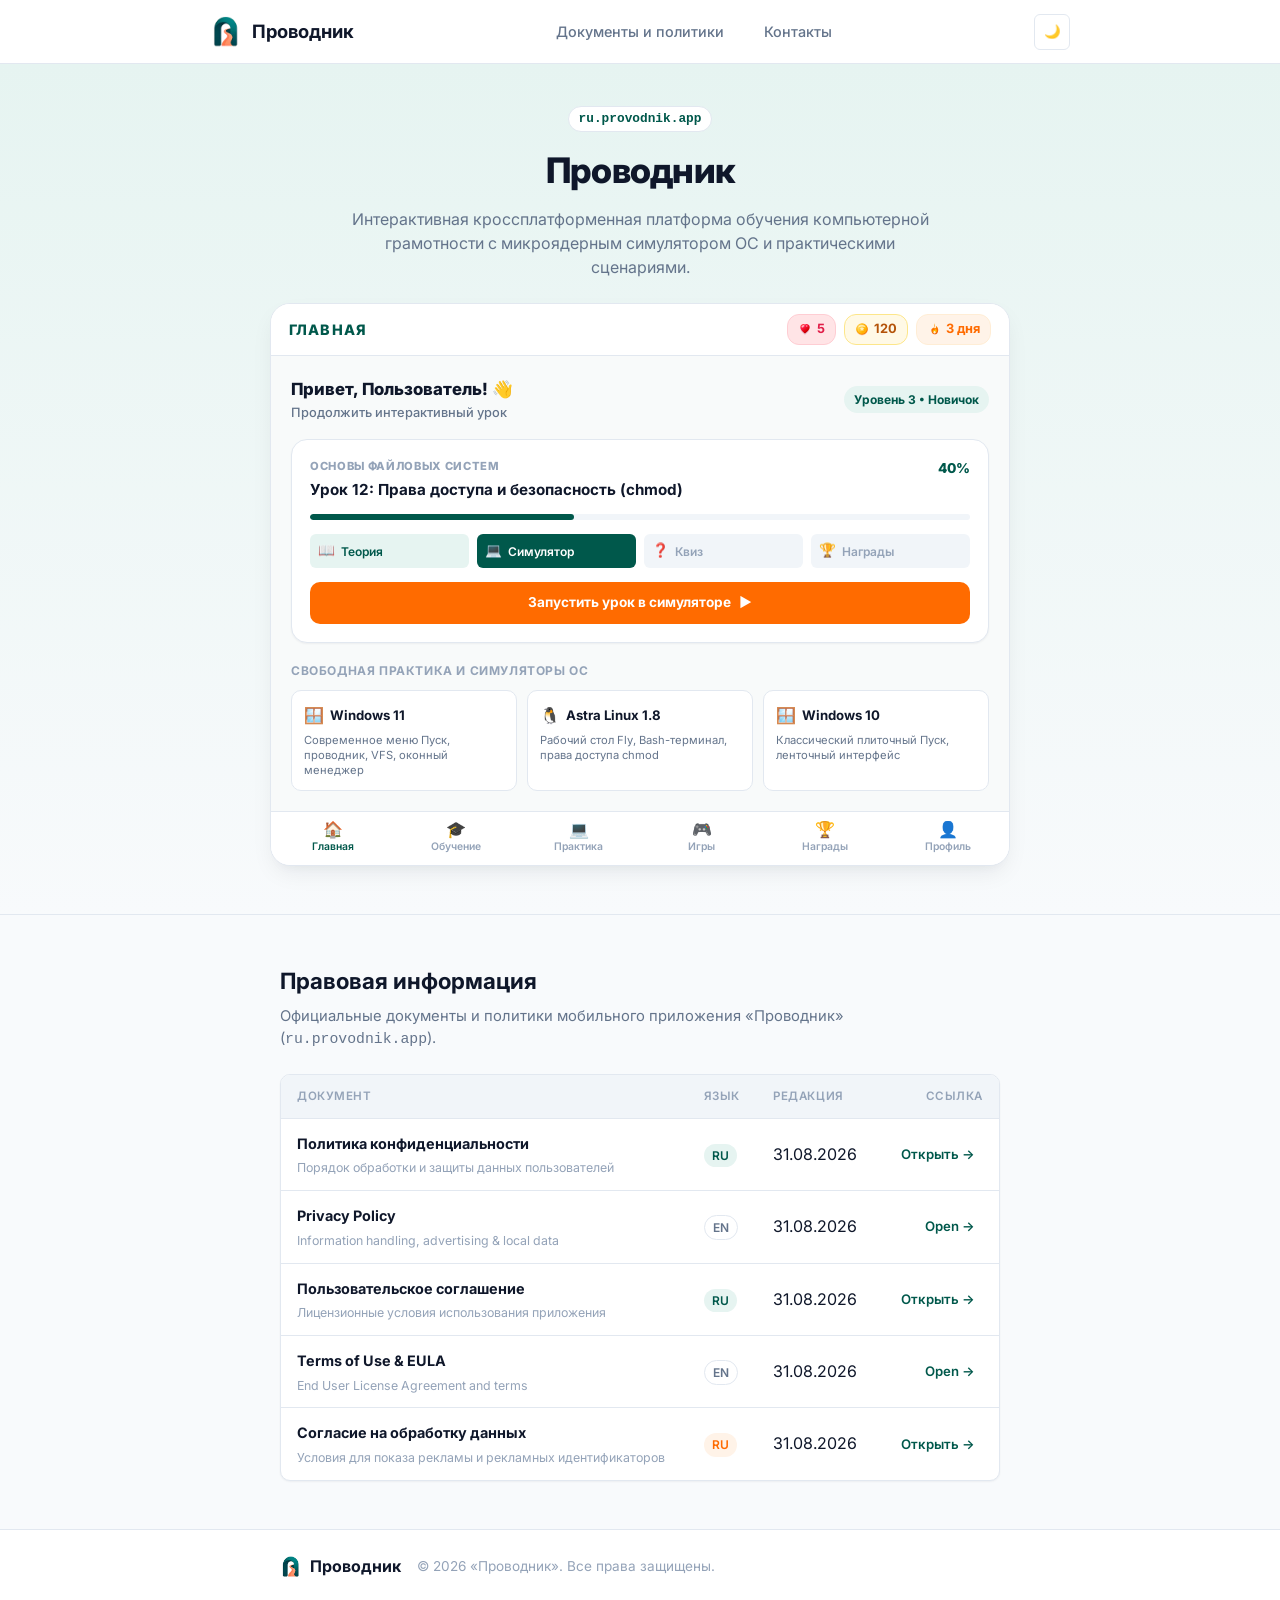
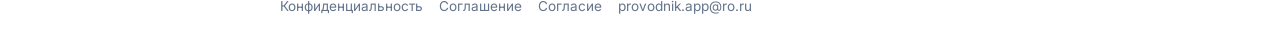
<file: index.html>
<!DOCTYPE html>
<html lang="ru">
<head>
  <meta charset="UTF-8">
  <meta name="viewport" content="width=device-width, initial-scale=1.0">
  <title>Проводник — Обучающая платформа компьютерной грамотности</title>
  <meta name="description" content="Интерактивная образовательная платформа по компьютерной грамотности с симулятором Windows 10, Windows 11 и Astra Linux 1.8.">
  <link rel="icon" type="image/webp" href="./assets/logo.webp">
  <link rel="preconnect" href="https://fonts.googleapis.com">
  <link rel="preconnect" href="https://fonts.gstatic.com" crossorigin>
  <link href="https://fonts.googleapis.com/css2?family=Inter:wght@400;500;600;700;800&family=JetBrains+Mono:wght@400;600&display=swap" rel="stylesheet">
  <link rel="stylesheet" href="./style.css">
</head>
<body>

  <!-- Шапка сайта -->
  <header class="site-header">
    <div class="header-container">
      <a href="./index.html" class="brand-link">
        <img src="./assets/logo.webp" alt="Логотип Проводник" class="brand-logo">
        <span>Проводник</span>
      </a>

      <nav>
        <ul class="nav-menu">
          <li><a href="#docs" class="nav-link">Документы и политики</a></li>
          <li><a href="mailto:provodnik.app@ro.ru" class="nav-link">Контакты</a></li>
        </ul>
      </nav>

      <div class="header-actions">
        <button id="theme-toggle" class="btn-icon" aria-label="Переключить тему" title="Переключить тему">🌙</button>
      </div>
    </div>
  </header>

  <!-- Главное содержимое -->
  <main class="main-content">

    <!-- Hero Секция с точной имитацией Flutter-интерфейса приложения «Проводник» -->
    <section class="hero-section">
      <div class="container hero-compact">
        
        <div class="hero-center-content">
          <div class="hero-badge-tag">ru.provodnik.app</div>
          <h1 class="hero-title">Проводник</h1>
          <p class="hero-subtitle">
            Интерактивная кроссплатформенная платформа обучения компьютерной грамотности с микроядерным симулятором ОС и практическими сценариями.
          </p>
        </div>

        <!-- Точная имитация интерфейса приложения «Проводник» (Flutter App Shell) -->
        <div class="app-ui-frame">
          
          <!-- Верхняя панель ресурсов (TopBar) -->
          <div class="app-ui-topbar">
            <div class="app-ui-title">ГЛАВНАЯ</div>
            
            <div class="app-ui-resources">
              <!-- Жизни / Энергия -->
              <div class="app-pill app-pill-heart">
                <img src="./assets/icons/ic_heart_energy.svg" alt="Жизни" class="app-pill-icon">
                <span>5</span>
              </div>
              <!-- Монеты -->
              <div class="app-pill app-pill-coin">
                <img src="./assets/icons/ic_coin_gold.svg" alt="Монеты" class="app-pill-icon">
                <span>120</span>
              </div>
              <!-- Стрик (Серия) -->
              <div class="app-pill app-pill-streak">
                <img src="./assets/icons/ic_flame_streak.svg" alt="Стрик" class="app-pill-icon">
                <span>3 дня</span>
              </div>
            </div>
          </div>

          <!-- Тело экрана приложения -->
          <div class="app-ui-body">
            
            <!-- Приветствие пользователя -->
            <div class="app-ui-greeting">
              <div>
                <div class="app-greeting-name">Привет, Пользователь! 👋</div>
                <div class="app-greeting-sub">Продолжить интерактивный урок</div>
              </div>
              <span class="app-badge-level">Уровень 3 • Новичок</span>
            </div>

            <!-- Главная карточка активного курса (Lesson Flow) -->
            <div class="app-course-card">
              <div class="app-course-header">
                <div>
                  <div class="app-course-tag">ОСНОВЫ ФАЙЛОВЫХ СИСТЕМ</div>
                  <div class="app-course-lesson-title">Урок 12: Права доступа и безопасность (chmod)</div>
                </div>
                <span class="app-course-percent">40%</span>
              </div>

              <!-- Прогресс-бар курса -->
              <div class="app-progress-track">
                <div class="app-progress-fill" style="width: 40%;"></div>
              </div>

              <!-- 4-этапный цикл урока -->
              <div class="app-lesson-steps">
                <div class="app-step-item done">
                  <span class="app-step-icon">📖</span>
                  <span>Теория</span>
                </div>
                <div class="app-step-item active">
                  <span class="app-step-icon">💻</span>
                  <span>Симулятор</span>
                </div>
                <div class="app-step-item">
                  <span class="app-step-icon">❓</span>
                  <span>Квиз</span>
                </div>
                <div class="app-step-item">
                  <span class="app-step-icon">🏆</span>
                  <span>Награды</span>
                </div>
              </div>

              <!-- Кнопка запуска -->
              <div class="app-course-action">
                <div class="app-btn-continue">
                  <span>Запустить урок в симуляторе</span>
                  <span>▶</span>
                </div>
              </div>
            </div>

            <!-- Блок песочниц симулятора ОС -->
            <div class="app-sandboxes-section">
              <div class="app-section-label">Свободная практика и симуляторы ОС</div>
              <div class="app-os-grid">
                <div class="app-os-card">
                  <div class="app-os-header">
                    <span class="app-os-logo">🪟</span>
                    <span class="app-os-name">Windows 11</span>
                  </div>
                  <div class="app-os-desc">Современное меню Пуск, проводник, VFS, оконный менеджер</div>
                </div>

                <div class="app-os-card">
                  <div class="app-os-header">
                    <span class="app-os-logo">🐧</span>
                    <span class="app-os-name">Astra Linux 1.8</span>
                  </div>
                  <div class="app-os-desc">Рабочий стол Fly, Bash-терминал, права доступа chmod</div>
                </div>

                <div class="app-os-card">
                  <div class="app-os-header">
                    <span class="app-os-logo">🪟</span>
                    <span class="app-os-name">Windows 10</span>
                  </div>
                  <div class="app-os-desc">Классический плиточный Пуск, ленточный интерфейс</div>
                </div>
              </div>
            </div>

          </div>

          <!-- Нижняя навигационная панель (BottomNavigationBar) -->
          <div class="app-ui-bottomnav">
            <div class="app-nav-tab active">
              <span class="app-nav-icon">🏠</span>
              <span>Главная</span>
            </div>
            <div class="app-nav-tab">
              <span class="app-nav-icon">🎓</span>
              <span>Обучение</span>
            </div>
            <div class="app-nav-tab">
              <span class="app-nav-icon">💻</span>
              <span>Практика</span>
            </div>
            <div class="app-nav-tab">
              <span class="app-nav-icon">🎮</span>
              <span>Игры</span>
            </div>
            <div class="app-nav-tab">
              <span class="app-nav-icon">🏆</span>
              <span>Награды</span>
            </div>
            <div class="app-nav-tab">
              <span class="app-nav-icon">👤</span>
              <span>Профиль</span>
            </div>
          </div>

        </div>

      </div>
    </section>

    <!-- Правовые документы -->
    <section id="docs" class="section">
      <div class="container container-narrow">
        <div class="section-header">
          <h2 class="section-title">Правовая информация</h2>
          <p class="section-desc">
            Официальные документы и политики мобильного приложения «Проводник» (<code>ru.provodnik.app</code>).
          </p>
        </div>

        <div class="docs-table-wrap">
          <table class="docs-table">
            <thead>
              <tr>
                <th>Документ</th>
                <th>Язык</th>
                <th>Редакция</th>
                <th style="text-align: right;">Ссылка</th>
              </tr>
            </thead>
            <tbody>
              <tr>
                <td>
                  <strong>Политика конфиденциальности</strong>
                  <div class="doc-subtext">Порядок обработки и защиты данных пользователей</div>
                </td>
                <td><span class="badge badge-primary">RU</span></td>
                <td>31.08.2026</td>
                <td style="text-align: right;">
                  <a href="./privacy.html" class="doc-link-btn">Открыть →</a>
                </td>
              </tr>
              <tr>
                <td>
                  <strong>Privacy Policy</strong>
                  <div class="doc-subtext">Information handling, advertising & local data</div>
                </td>
                <td><span class="badge badge-outline">EN</span></td>
                <td>31.08.2026</td>
                <td style="text-align: right;">
                  <a href="./privacy-en.html" class="doc-link-btn">Open →</a>
                </td>
              </tr>
              <tr>
                <td>
                  <strong>Пользовательское соглашение</strong>
                  <div class="doc-subtext">Лицензионные условия использования приложения</div>
                </td>
                <td><span class="badge badge-primary">RU</span></td>
                <td>31.08.2026</td>
                <td style="text-align: right;">
                  <a href="./terms.html" class="doc-link-btn">Открыть →</a>
                </td>
              </tr>
              <tr>
                <td>
                  <strong>Terms of Use & EULA</strong>
                  <div class="doc-subtext">End User License Agreement and terms</div>
                </td>
                <td><span class="badge badge-outline">EN</span></td>
                <td>31.08.2026</td>
                <td style="text-align: right;">
                  <a href="./terms-en.html" class="doc-link-btn">Open →</a>
                </td>
              </tr>
              <tr>
                <td>
                  <strong>Согласие на обработку данных</strong>
                  <div class="doc-subtext">Условия для показа рекламы и рекламных идентификаторов</div>
                </td>
                <td><span class="badge badge-accent">RU</span></td>
                <td>31.08.2026</td>
                <td style="text-align: right;">
                  <a href="./consent.html" class="doc-link-btn">Открыть →</a>
                </td>
              </tr>
            </tbody>
          </table>
        </div>
      </div>
    </section>

  </main>

  <!-- Подвал сайта -->
  <footer class="site-footer">
    <div class="container container-narrow">
      <div class="footer-simple">
        <div class="footer-simple-left">
          <div class="footer-brand">
            <img src="./assets/logo.webp" alt="Логотип" class="footer-logo">
            <span>Проводник</span>
          </div>
          <p class="footer-copy">© 2026 «Проводник». Все права защищены.</p>
        </div>

        <div class="footer-simple-links">
          <a href="./privacy.html">Конфиденциальность</a>
          <a href="./terms.html">Соглашение</a>
          <a href="./consent.html">Согласие</a>
          <a href="mailto:provodnik.app@ro.ru">provodnik.app@ro.ru</a>
        </div>
      </div>
    </div>
  </footer>

  <script src="./script.js"></script>
</body>
</html>
</file>
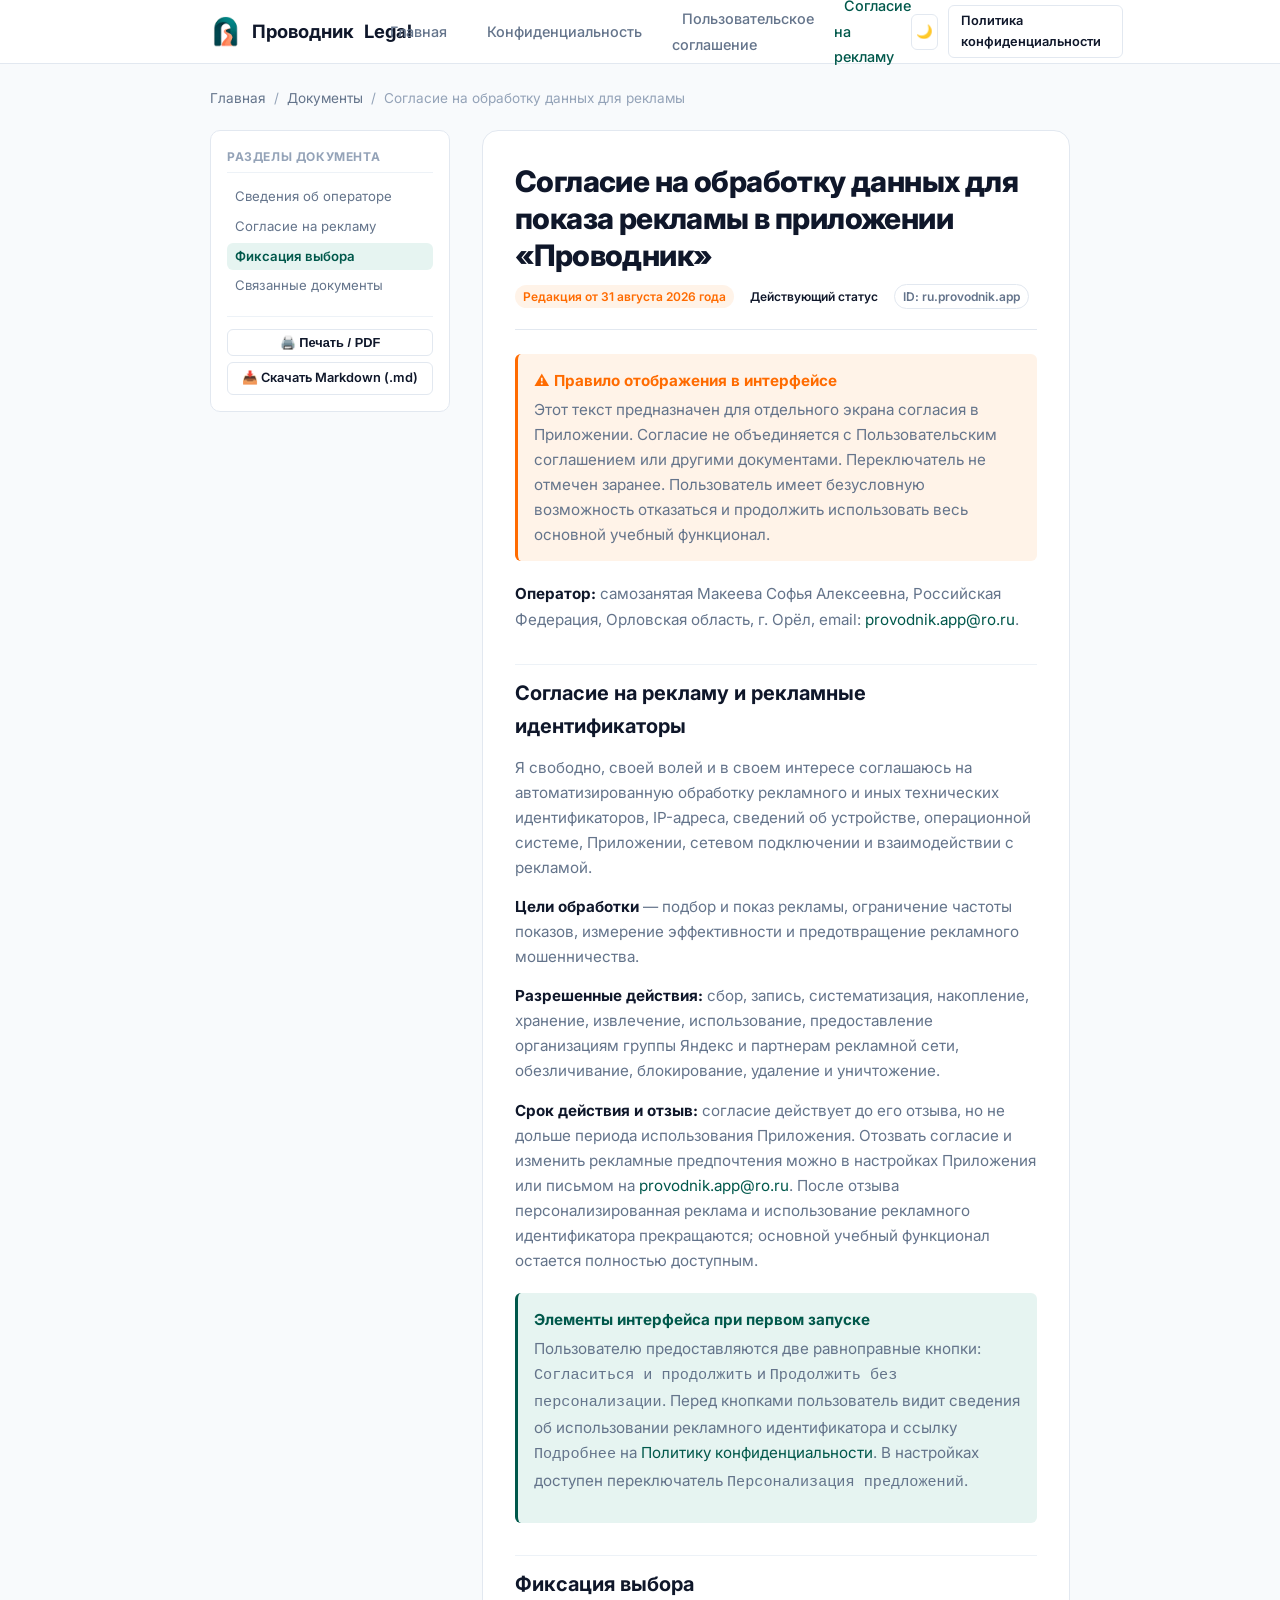
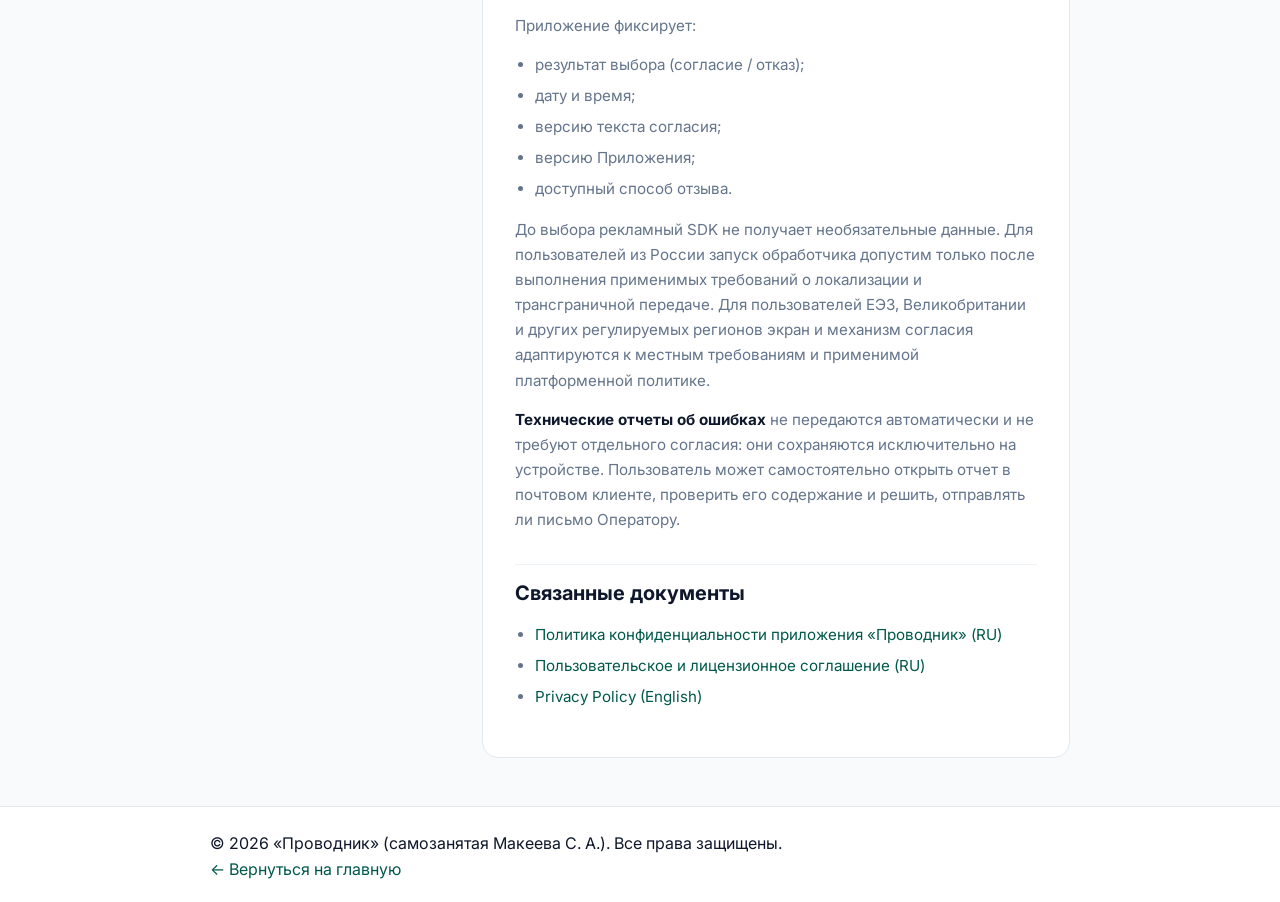
<file: consent.html>
<!DOCTYPE html>
<html lang="ru">
<head>
  <meta charset="UTF-8">
  <meta name="viewport" content="width=device-width, initial-scale=1.0">
  <title>Согласие на обработку данных для рекламы — Проводник (ru.provodnik.app)</title>
  <meta name="description" content="Согласие на обработку данных для показа рекламы в мобильном приложении «Проводник» (ru.provodnik.app). Редакция от 31 августа 2026 года.">
  <link rel="icon" type="image/webp" href="./assets/logo.webp">
  <link rel="preconnect" href="https://fonts.googleapis.com">
  <link rel="preconnect" href="https://fonts.gstatic.com" crossorigin>
  <link href="https://fonts.googleapis.com/css2?family=Inter:wght@400;500;600;700;800&family=JetBrains+Mono:wght@400;600&display=swap" rel="stylesheet">
  <link rel="stylesheet" href="./style.css">
</head>
<body>

  <!-- Шапка сайта -->
  <header class="site-header">
    <div class="header-container">
      <a href="./index.html" class="brand-link">
        <img src="./assets/logo.webp" alt="Логотип Проводник" class="brand-logo">
        <span>Проводник</span>
        <span class="brand-badge">Legal</span>
      </a>

      <nav>
        <ul class="nav-menu">
          <li><a href="./index.html" class="nav-link">Главная</a></li>
          <li><a href="./privacy.html" class="nav-link">Конфиденциальность</a></li>
          <li><a href="./terms.html" class="nav-link">Пользовательское соглашение</a></li>
          <li><a href="./consent.html" class="nav-link active">Согласие на рекламу</a></li>
        </ul>
      </nav>

      <div class="header-actions">
        <button id="theme-toggle" class="btn-icon" aria-label="Переключить тему" title="Переключить тему">🌙</button>
        <a href="./privacy.html" class="btn btn-secondary btn-sm">Политика конфиденциальности</a>
      </div>
    </div>
  </header>

  <!-- Тело страницы документа -->
  <main class="main-content doc-page">
    <div class="container">
      
      <!-- Хлебные крошки -->
      <div class="doc-breadcrumbs">
        <a href="./index.html">Главная</a>
        <span>/</span>
        <a href="./index.html#legal">Документы</a>
        <span>/</span>
        <span>Согласие на обработку данных для рекламы</span>
      </div>

      <div class="doc-layout">
        
        <!-- Сайдбар оглавления -->
        <aside class="doc-sidebar">
          <div class="toc-title">Разделы документа</div>
          <nav>
            <ul class="toc-nav">
              <li><a href="#sec-intro" class="toc-link">Сведения об операторе</a></li>
              <li><a href="#sec-consent" class="toc-link">Согласие на рекламу</a></li>
              <li><a href="#sec-logging" class="toc-link">Фиксация выбора</a></li>
              <li><a href="#sec-privacy-link" class="toc-link">Связанные документы</a></li>
            </ul>
          </nav>

          <div class="sidebar-actions">
            <button id="print-doc-btn" class="btn btn-secondary btn-sm" style="width: 100%;">
              <span>🖨️ Печать / PDF</span>
            </button>
            <a href="./docs/legal/PERSONAL_DATA_CONSENT_RU.md" download class="btn btn-secondary btn-sm" style="width: 100%; text-align: center;">
              <span>📥 Скачать Markdown (.md)</span>
            </a>
          </div>
        </aside>

        <!-- Текст документа -->
        <article class="doc-content-wrap">
          
          <div class="doc-header">
            <h1 class="doc-title">Согласие на обработку данных для показа рекламы в приложении «Проводник»</h1>
            
            <div class="doc-meta-banner">
              <span class="badge badge-accent">Редакция от 31 августа 2026 года</span>
              <span class="badge badge-success">Действующий статус</span>
              <span class="badge badge-outline">ID: ru.provodnik.app</span>
            </div>
          </div>

          <div class="doc-body">
            
            <div class="callout callout-warning">
              <div class="callout-title">⚠️ Правило отображения в интерфейсе</div>
              <p style="margin-bottom: 0;">
                Этот текст предназначен для отдельного экрана согласия в Приложении. Согласие не объединяется с Пользовательским соглашением или другими документами. Переключатель не отмечен заранее. Пользователь имеет безусловную возможность отказаться и продолжить использовать весь основной учебный функционал.
              </p>
            </div>

            <section id="sec-intro">
              <p>
                <strong>Оператор:</strong> самозанятая Макеева Софья Алексеевна, Российская Федерация, Орловская область, г. Орёл, email: <a href="mailto:provodnik.app@ro.ru">provodnik.app@ro.ru</a>.
              </p>
            </section>

            <section id="sec-consent">
              <h2>Согласие на рекламу и рекламные идентификаторы</h2>
              
              <p>
                Я свободно, своей волей и в своем интересе соглашаюсь на автоматизированную обработку рекламного и иных технических идентификаторов, IP-адреса, сведений об устройстве, операционной системе, Приложении, сетевом подключении и взаимодействии с рекламой.
              </p>

              <p>
                <strong>Цели обработки</strong> — подбор и показ рекламы, ограничение частоты показов, измерение эффективности и предотвращение рекламного мошенничества.
              </p>

              <p>
                <strong>Разрешенные действия:</strong> сбор, запись, систематизация, накопление, хранение, извлечение, использование, предоставление организациям группы Яндекс и партнерам рекламной сети, обезличивание, блокирование, удаление и уничтожение.
              </p>

              <p>
                <strong>Срок действия и отзыв:</strong> согласие действует до его отзыва, но не дольше периода использования Приложения. Отозвать согласие и изменить рекламные предпочтения можно в настройках Приложения или письмом на <a href="mailto:provodnik.app@ro.ru">provodnik.app@ro.ru</a>. После отзыва персонализированная реклама и использование рекламного идентификатора прекращаются; основной учебный функционал остается полностью доступным.
              </p>

              <div class="callout">
                <div class="callout-title">Элементы интерфейса при первом запуске</div>
                <p>
                  Пользователю предоставляются две равноправные кнопки: <code>Согласиться и продолжить</code> и <code>Продолжить без персонализации</code>. Перед кнопками пользователь видит сведения об использовании рекламного идентификатора и ссылку <code>Подробнее</code> на <a href="./privacy.html">Политику конфиденциальности</a>. В настройках доступен переключатель <code>Персонализация предложений</code>.
                </p>
              </div>
            </section>

            <section id="sec-logging">
              <h2>Фиксация выбора</h2>
              <p>Приложение фиксирует:</p>
              <ul>
                <li>результат выбора (согласие / отказ);</li>
                <li>дату и время;</li>
                <li>версию текста согласия;</li>
                <li>версию Приложения;</li>
                <li>доступный способ отзыва.</li>
              </ul>
              <p>
                До выбора рекламный SDK не получает необязательные данные. Для пользователей из России запуск обработчика допустим только после выполнения применимых требований о локализации и трансграничной передаче. Для пользователей ЕЭЗ, Великобритании и других регулируемых регионов экран и механизм согласия адаптируются к местным требованиям и применимой платформенной политике.
              </p>
              <p>
                <strong>Технические отчеты об ошибках</strong> не передаются автоматически и не требуют отдельного согласия: они сохраняются исключительно на устройстве. Пользователь может самостоятельно открыть отчет в почтовом клиенте, проверить его содержание и решить, отправлять ли письмо Оператору.
              </p>
            </section>

            <section id="sec-privacy-link">
              <h2>Связанные документы</h2>
              <ul>
                <li><a href="./privacy.html">Политика конфиденциальности приложения «Проводник» (RU)</a></li>
                <li><a href="./terms.html">Пользовательское и лицензионное соглашение (RU)</a></li>
                <li><a href="./privacy-en.html">Privacy Policy (English)</a></li>
              </ul>
            </section>

          </div>
        </article>

      </div>
    </div>
  </main>

  <!-- Подвал сайта -->
  <footer class="site-footer">
    <div class="container">
      <div class="footer-bottom" style="border: none; padding-top: 0;">
        <div>
          © 2026 «Проводник» (самозанятая Макеева С. А.). Все права защищены.
        </div>
        <div>
          <a href="./index.html">← Вернуться на главную</a>
        </div>
      </div>
    </div>
  </footer>

  <script src="./script.js"></script>
</body>
</html>
</file>
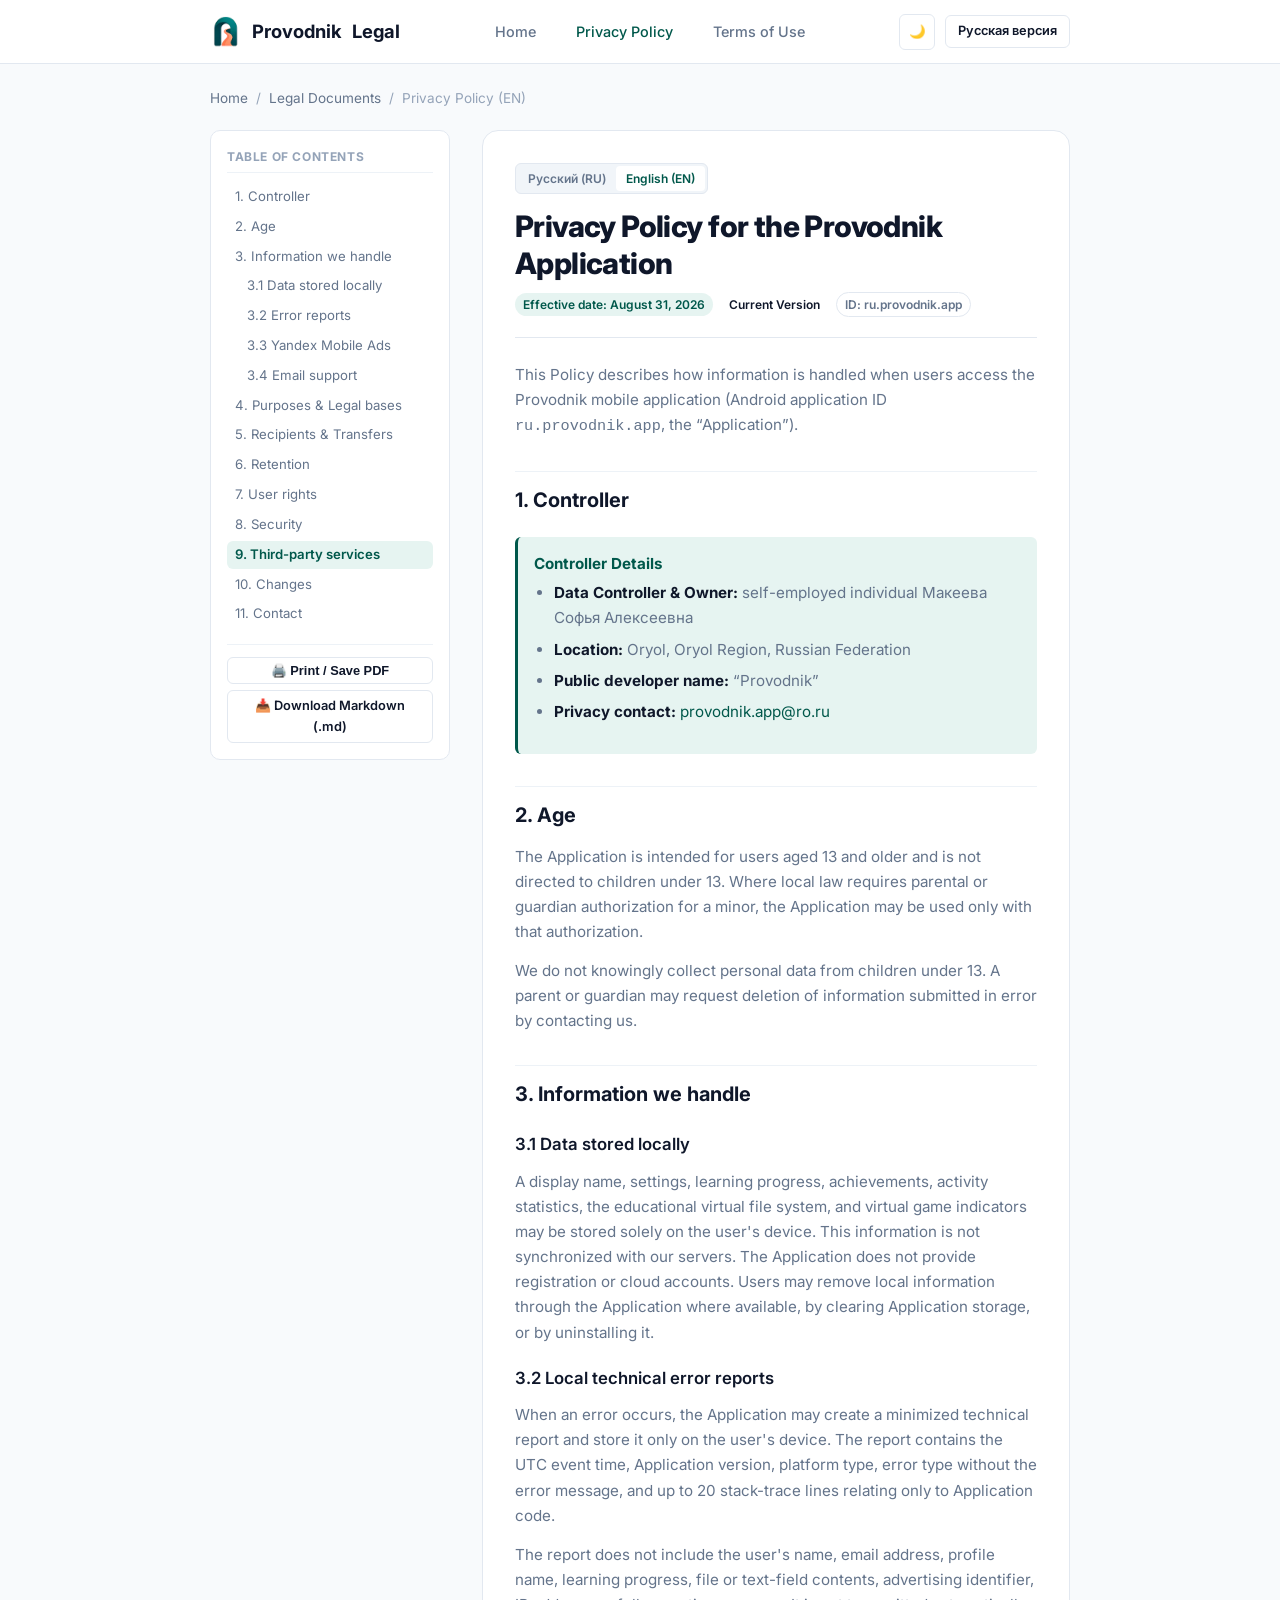
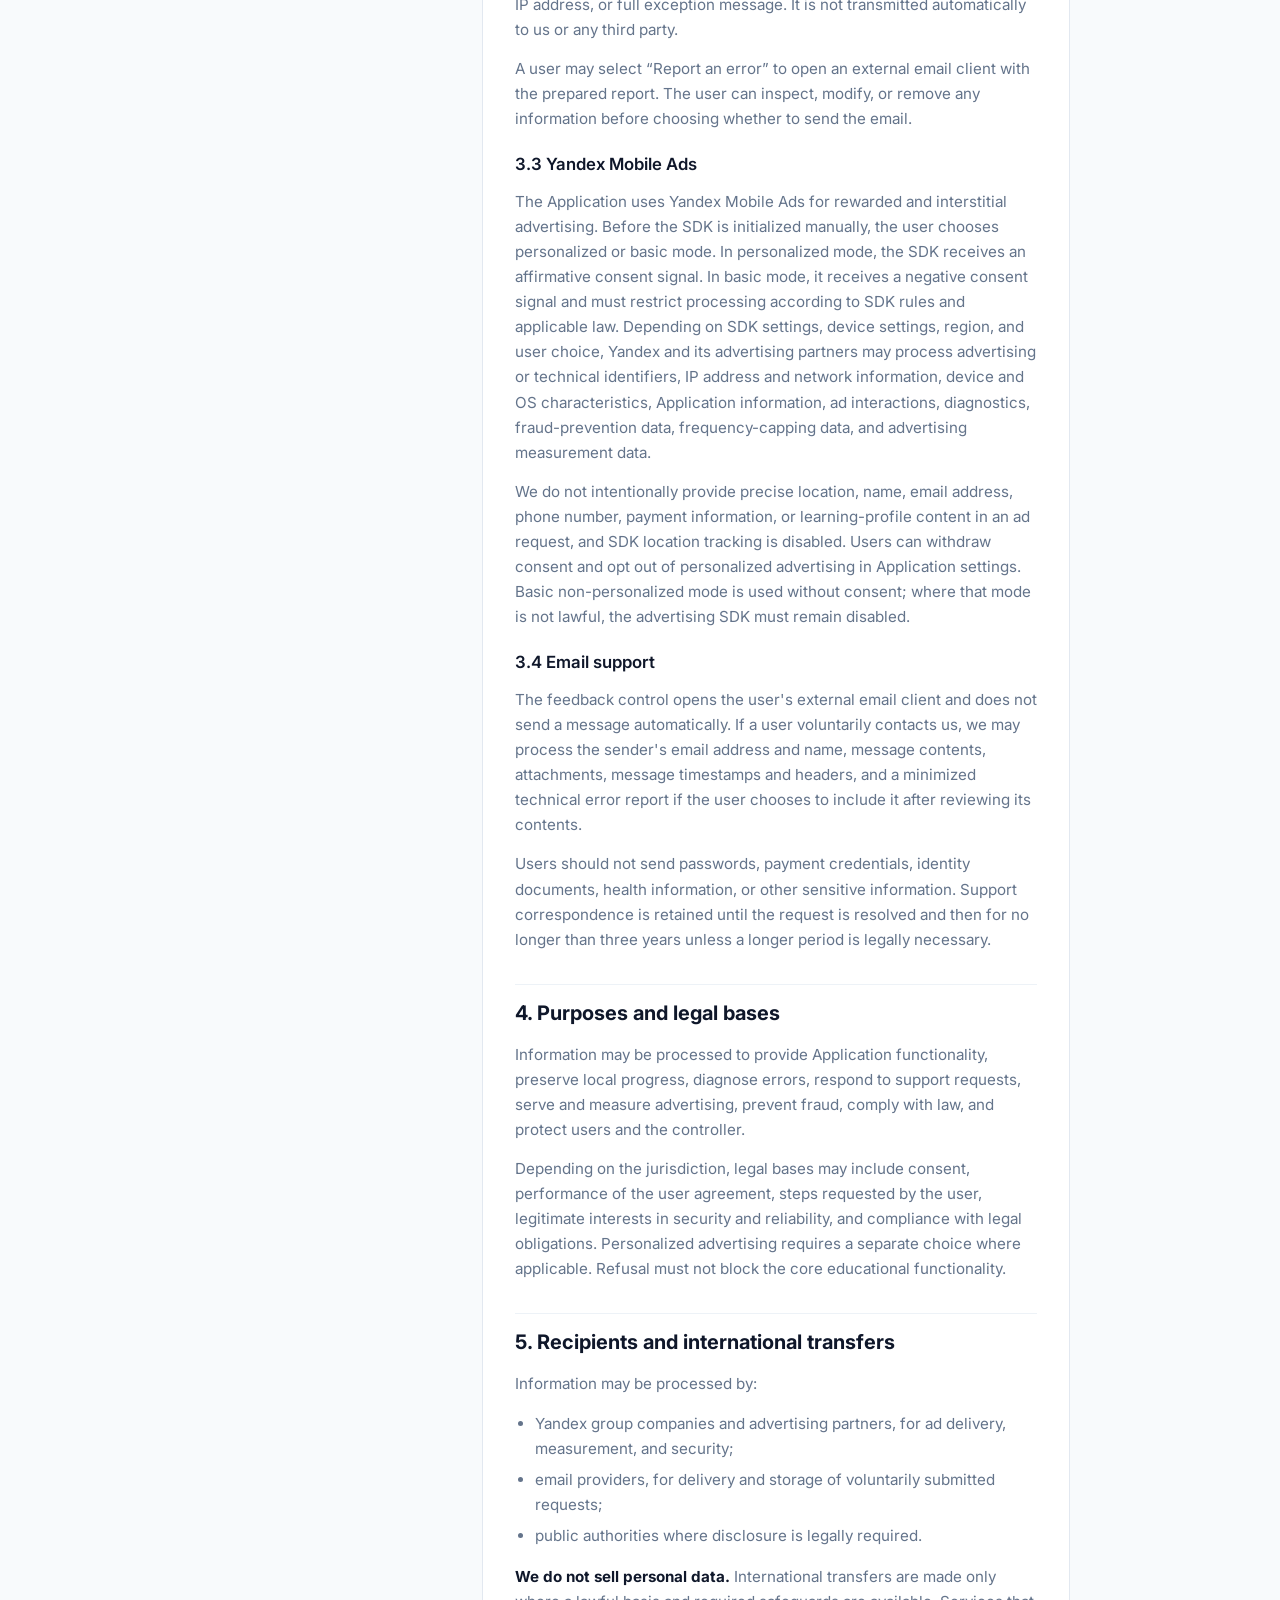
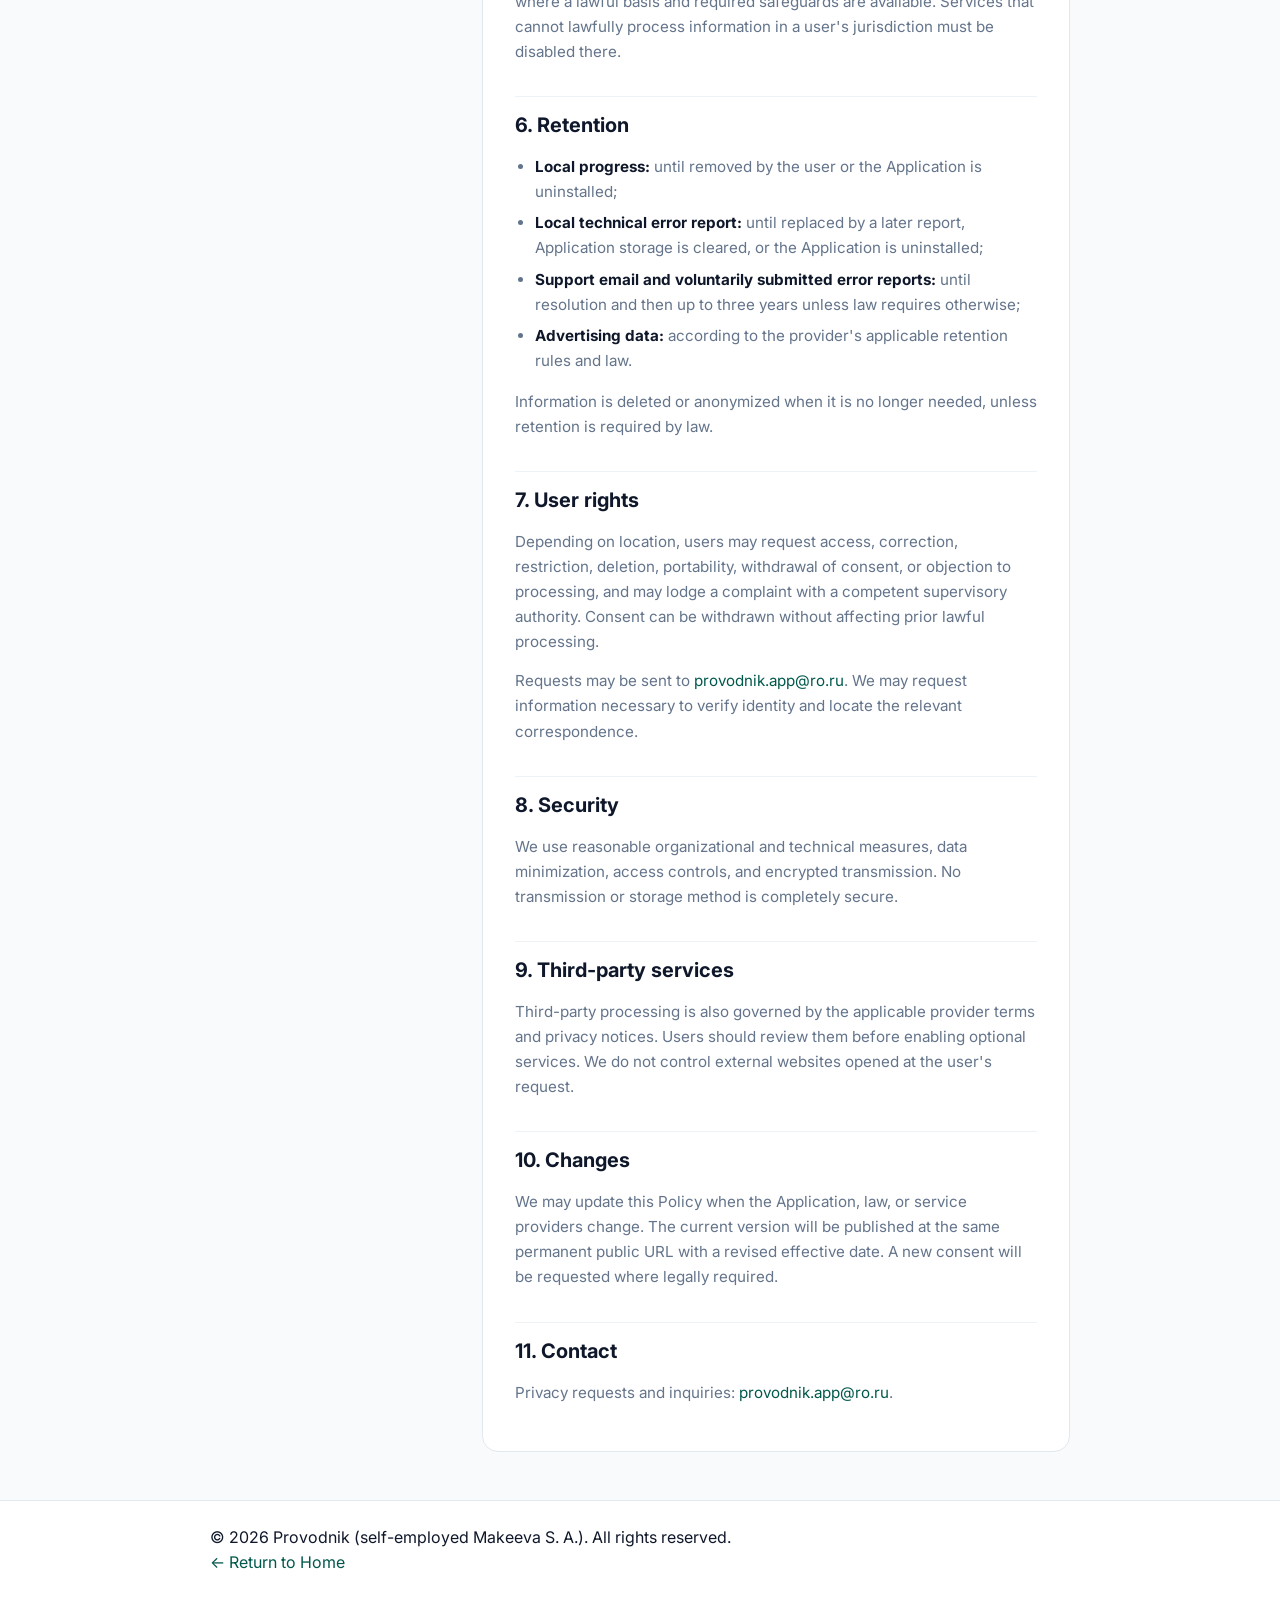
<file: privacy-en.html>
<!DOCTYPE html>
<html lang="en">
<head>
  <meta charset="UTF-8">
  <meta name="viewport" content="width=device-width, initial-scale=1.0">
  <title>Privacy Policy — Provodnik Application (ru.provodnik.app)</title>
  <meta name="description" content="Privacy Policy for Provodnik mobile application (ru.provodnik.app). Effective date: August 31, 2026.">
  <link rel="icon" type="image/webp" href="./assets/logo.webp">
  <link rel="preconnect" href="https://fonts.googleapis.com">
  <link rel="preconnect" href="https://fonts.gstatic.com" crossorigin>
  <link href="https://fonts.googleapis.com/css2?family=Inter:wght@400;500;600;700;800&family=JetBrains+Mono:wght@400;600&display=swap" rel="stylesheet">
  <link rel="stylesheet" href="./style.css">
</head>
<body>

  <!-- Site Header -->
  <header class="site-header">
    <div class="header-container">
      <a href="./index.html" class="brand-link">
        <img src="./assets/logo.webp" alt="Provodnik Logo" class="brand-logo">
        <span>Provodnik</span>
        <span class="brand-badge">Legal</span>
      </a>

      <nav>
        <ul class="nav-menu">
          <li><a href="./index.html" class="nav-link">Home</a></li>
          <li><a href="./privacy-en.html" class="nav-link active">Privacy Policy</a></li>
          <li><a href="./terms-en.html" class="nav-link">Terms of Use</a></li>
        </ul>
      </nav>

      <div class="header-actions">
        <button id="theme-toggle" class="btn-icon" aria-label="Toggle theme" title="Toggle theme">🌙</button>
        <a href="./privacy.html" class="btn btn-secondary btn-sm">Русская версия</a>
      </div>
    </div>
  </header>

  <!-- Document Page Main -->
  <main class="main-content doc-page">
    <div class="container">
      
      <!-- Breadcrumbs -->
      <div class="doc-breadcrumbs">
        <a href="./index.html">Home</a>
        <span>/</span>
        <a href="./index.html#legal">Legal Documents</a>
        <span>/</span>
        <span>Privacy Policy (EN)</span>
      </div>

      <div class="doc-layout">
        
        <!-- Sidebar Table of Contents -->
        <aside class="doc-sidebar">
          <div class="toc-title">Table of Contents</div>
          <nav>
            <ul class="toc-nav">
              <li><a href="#sec-1" class="toc-link">1. Controller</a></li>
              <li><a href="#sec-2" class="toc-link">2. Age</a></li>
              <li><a href="#sec-3" class="toc-link">3. Information we handle</a></li>
              <li><a href="#sec-3-1" class="toc-link" style="padding-left: 20px;">3.1 Data stored locally</a></li>
              <li><a href="#sec-3-2" class="toc-link" style="padding-left: 20px;">3.2 Error reports</a></li>
              <li><a href="#sec-3-3" class="toc-link" style="padding-left: 20px;">3.3 Yandex Mobile Ads</a></li>
              <li><a href="#sec-3-4" class="toc-link" style="padding-left: 20px;">3.4 Email support</a></li>
              <li><a href="#sec-4" class="toc-link">4. Purposes & Legal bases</a></li>
              <li><a href="#sec-5" class="toc-link">5. Recipients & Transfers</a></li>
              <li><a href="#sec-6" class="toc-link">6. Retention</a></li>
              <li><a href="#sec-7" class="toc-link">7. User rights</a></li>
              <li><a href="#sec-8" class="toc-link">8. Security</a></li>
              <li><a href="#sec-9" class="toc-link">9. Third-party services</a></li>
              <li><a href="#sec-10" class="toc-link">10. Changes</a></li>
              <li><a href="#sec-11" class="toc-link">11. Contact</a></li>
            </ul>
          </nav>

          <div class="sidebar-actions">
            <button id="print-doc-btn" class="btn btn-secondary btn-sm" style="width: 100%;">
              <span>🖨️ Print / Save PDF</span>
            </button>
            <a href="./docs/legal/PRIVACY_POLICY_EN.md" download class="btn btn-secondary btn-sm" style="width: 100%; text-align: center;">
              <span>📥 Download Markdown (.md)</span>
            </a>
          </div>
        </aside>

        <!-- Document Content -->
        <article class="doc-content-wrap">
          
          <div class="doc-header">
            <div class="doc-lang-switch">
              <a href="./privacy.html" class="doc-lang-btn">Русский (RU)</a>
              <span class="doc-lang-btn active">English (EN)</span>
            </div>

            <h1 class="doc-title">Privacy Policy for the Provodnik Application</h1>
            
            <div class="doc-meta-banner">
              <span class="badge badge-primary">Effective date: August 31, 2026</span>
              <span class="badge badge-success">Current Version</span>
              <span class="badge badge-outline">ID: ru.provodnik.app</span>
            </div>
          </div>

          <div class="doc-body">
            
            <p>
              This Policy describes how information is handled when users access the Provodnik mobile application (Android application ID <code>ru.provodnik.app</code>, the “Application”).
            </p>

            <section id="sec-1">
              <h2>1. Controller</h2>
              <div class="callout">
                <div class="callout-title">Controller Details</div>
                <ul>
                  <li><strong>Data Controller & Owner:</strong> self-employed individual Макеева Софья Алексеевна</li>
                  <li><strong>Location:</strong> Oryol, Oryol Region, Russian Federation</li>
                  <li><strong>Public developer name:</strong> “Provodnik”</li>
                  <li><strong>Privacy contact:</strong> <a href="mailto:provodnik.app@ro.ru">provodnik.app@ro.ru</a></li>
                </ul>
              </div>
            </section>

            <section id="sec-2">
              <h2>2. Age</h2>
              <p>
                The Application is intended for users aged 13 and older and is not directed to children under 13. Where local law requires parental or guardian authorization for a minor, the Application may be used only with that authorization.
              </p>
              <p>
                We do not knowingly collect personal data from children under 13. A parent or guardian may request deletion of information submitted in error by contacting us.
              </p>
            </section>

            <section id="sec-3">
              <h2>3. Information we handle</h2>

              <div id="sec-3-1">
                <h3>3.1 Data stored locally</h3>
                <p>
                  A display name, settings, learning progress, achievements, activity statistics, the educational virtual file system, and virtual game indicators may be stored solely on the user's device. This information is not synchronized with our servers. The Application does not provide registration or cloud accounts. Users may remove local information through the Application where available, by clearing Application storage, or by uninstalling it.
                </p>
              </div>

              <div id="sec-3-2">
                <h3>3.2 Local technical error reports</h3>
                <p>
                  When an error occurs, the Application may create a minimized technical report and store it only on the user's device. The report contains the UTC event time, Application version, platform type, error type without the error message, and up to 20 stack-trace lines relating only to Application code.
                </p>
                <p>
                  The report does not include the user's name, email address, profile name, learning progress, file or text-field contents, advertising identifier, IP address, or full exception message. It is not transmitted automatically to us or any third party.
                </p>
                <p>
                  A user may select “Report an error” to open an external email client with the prepared report. The user can inspect, modify, or remove any information before choosing whether to send the email.
                </p>
              </div>

              <div id="sec-3-3">
                <h3>3.3 Yandex Mobile Ads</h3>
                <p>
                  The Application uses Yandex Mobile Ads for rewarded and interstitial advertising. Before the SDK is initialized manually, the user chooses personalized or basic mode. In personalized mode, the SDK receives an affirmative consent signal. In basic mode, it receives a negative consent signal and must restrict processing according to SDK rules and applicable law. Depending on SDK settings, device settings, region, and user choice, Yandex and its advertising partners may process advertising or technical identifiers, IP address and network information, device and OS characteristics, Application information, ad interactions, diagnostics, fraud-prevention data, frequency-capping data, and advertising measurement data.
                </p>
                <p>
                  We do not intentionally provide precise location, name, email address, phone number, payment information, or learning-profile content in an ad request, and SDK location tracking is disabled. Users can withdraw consent and opt out of personalized advertising in Application settings. Basic non-personalized mode is used without consent; where that mode is not lawful, the advertising SDK must remain disabled.
                </p>
              </div>

              <div id="sec-3-4">
                <h3>3.4 Email support</h3>
                <p>
                  The feedback control opens the user's external email client and does not send a message automatically. If a user voluntarily contacts us, we may process the sender's email address and name, message contents, attachments, message timestamps and headers, and a minimized technical error report if the user chooses to include it after reviewing its contents.
                </p>
                <p>
                  Users should not send passwords, payment credentials, identity documents, health information, or other sensitive information. Support correspondence is retained until the request is resolved and then for no longer than three years unless a longer period is legally necessary.
                </p>
              </div>
            </section>

            <section id="sec-4">
              <h2>4. Purposes and legal bases</h2>
              <p>
                Information may be processed to provide Application functionality, preserve local progress, diagnose errors, respond to support requests, serve and measure advertising, prevent fraud, comply with law, and protect users and the controller.
              </p>
              <p>
                Depending on the jurisdiction, legal bases may include consent, performance of the user agreement, steps requested by the user, legitimate interests in security and reliability, and compliance with legal obligations. Personalized advertising requires a separate choice where applicable. Refusal must not block the core educational functionality.
              </p>
            </section>

            <section id="sec-5">
              <h2>5. Recipients and international transfers</h2>
              <p>Information may be processed by:</p>
              <ul>
                <li>Yandex group companies and advertising partners, for ad delivery, measurement, and security;</li>
                <li>email providers, for delivery and storage of voluntarily submitted requests;</li>
                <li>public authorities where disclosure is legally required.</li>
              </ul>
              <p>
                <strong>We do not sell personal data.</strong> International transfers are made only where a lawful basis and required safeguards are available. Services that cannot lawfully process information in a user's jurisdiction must be disabled there.
              </p>
            </section>

            <section id="sec-6">
              <h2>6. Retention</h2>
              <ul>
                <li><strong>Local progress:</strong> until removed by the user or the Application is uninstalled;</li>
                <li><strong>Local technical error report:</strong> until replaced by a later report, Application storage is cleared, or the Application is uninstalled;</li>
                <li><strong>Support email and voluntarily submitted error reports:</strong> until resolution and then up to three years unless law requires otherwise;</li>
                <li><strong>Advertising data:</strong> according to the provider's applicable retention rules and law.</li>
              </ul>
              <p>Information is deleted or anonymized when it is no longer needed, unless retention is required by law.</p>
            </section>

            <section id="sec-7">
              <h2>7. User rights</h2>
              <p>
                Depending on location, users may request access, correction, restriction, deletion, portability, withdrawal of consent, or objection to processing, and may lodge a complaint with a competent supervisory authority. Consent can be withdrawn without affecting prior lawful processing.
              </p>
              <p>
                Requests may be sent to <a href="mailto:provodnik.app@ro.ru">provodnik.app@ro.ru</a>. We may request information necessary to verify identity and locate the relevant correspondence.
              </p>
            </section>

            <section id="sec-8">
              <h2>8. Security</h2>
              <p>
                We use reasonable organizational and technical measures, data minimization, access controls, and encrypted transmission. No transmission or storage method is completely secure.
              </p>
            </section>

            <section id="sec-9">
              <h2>9. Third-party services</h2>
              <p>
                Third-party processing is also governed by the applicable provider terms and privacy notices. Users should review them before enabling optional services. We do not control external websites opened at the user's request.
              </p>
            </section>

            <section id="sec-10">
              <h2>10. Changes</h2>
              <p>
                We may update this Policy when the Application, law, or service providers change. The current version will be published at the same permanent public URL with a revised effective date. A new consent will be requested where legally required.
              </p>
            </section>

            <section id="sec-11">
              <h2>11. Contact</h2>
              <p>
                Privacy requests and inquiries: <a href="mailto:provodnik.app@ro.ru">provodnik.app@ro.ru</a>.
              </p>
            </section>

          </div>
        </article>

      </div>
    </div>
  </main>

  <!-- Site Footer -->
  <footer class="site-footer">
    <div class="container">
      <div class="footer-bottom" style="border: none; padding-top: 0;">
        <div>
          © 2026 Provodnik (self-employed Makeeva S. A.). All rights reserved.
        </div>
        <div>
          <a href="./index.html">← Return to Home</a>
        </div>
      </div>
    </div>
  </footer>

  <script src="./script.js"></script>
</body>
</html>
</file>
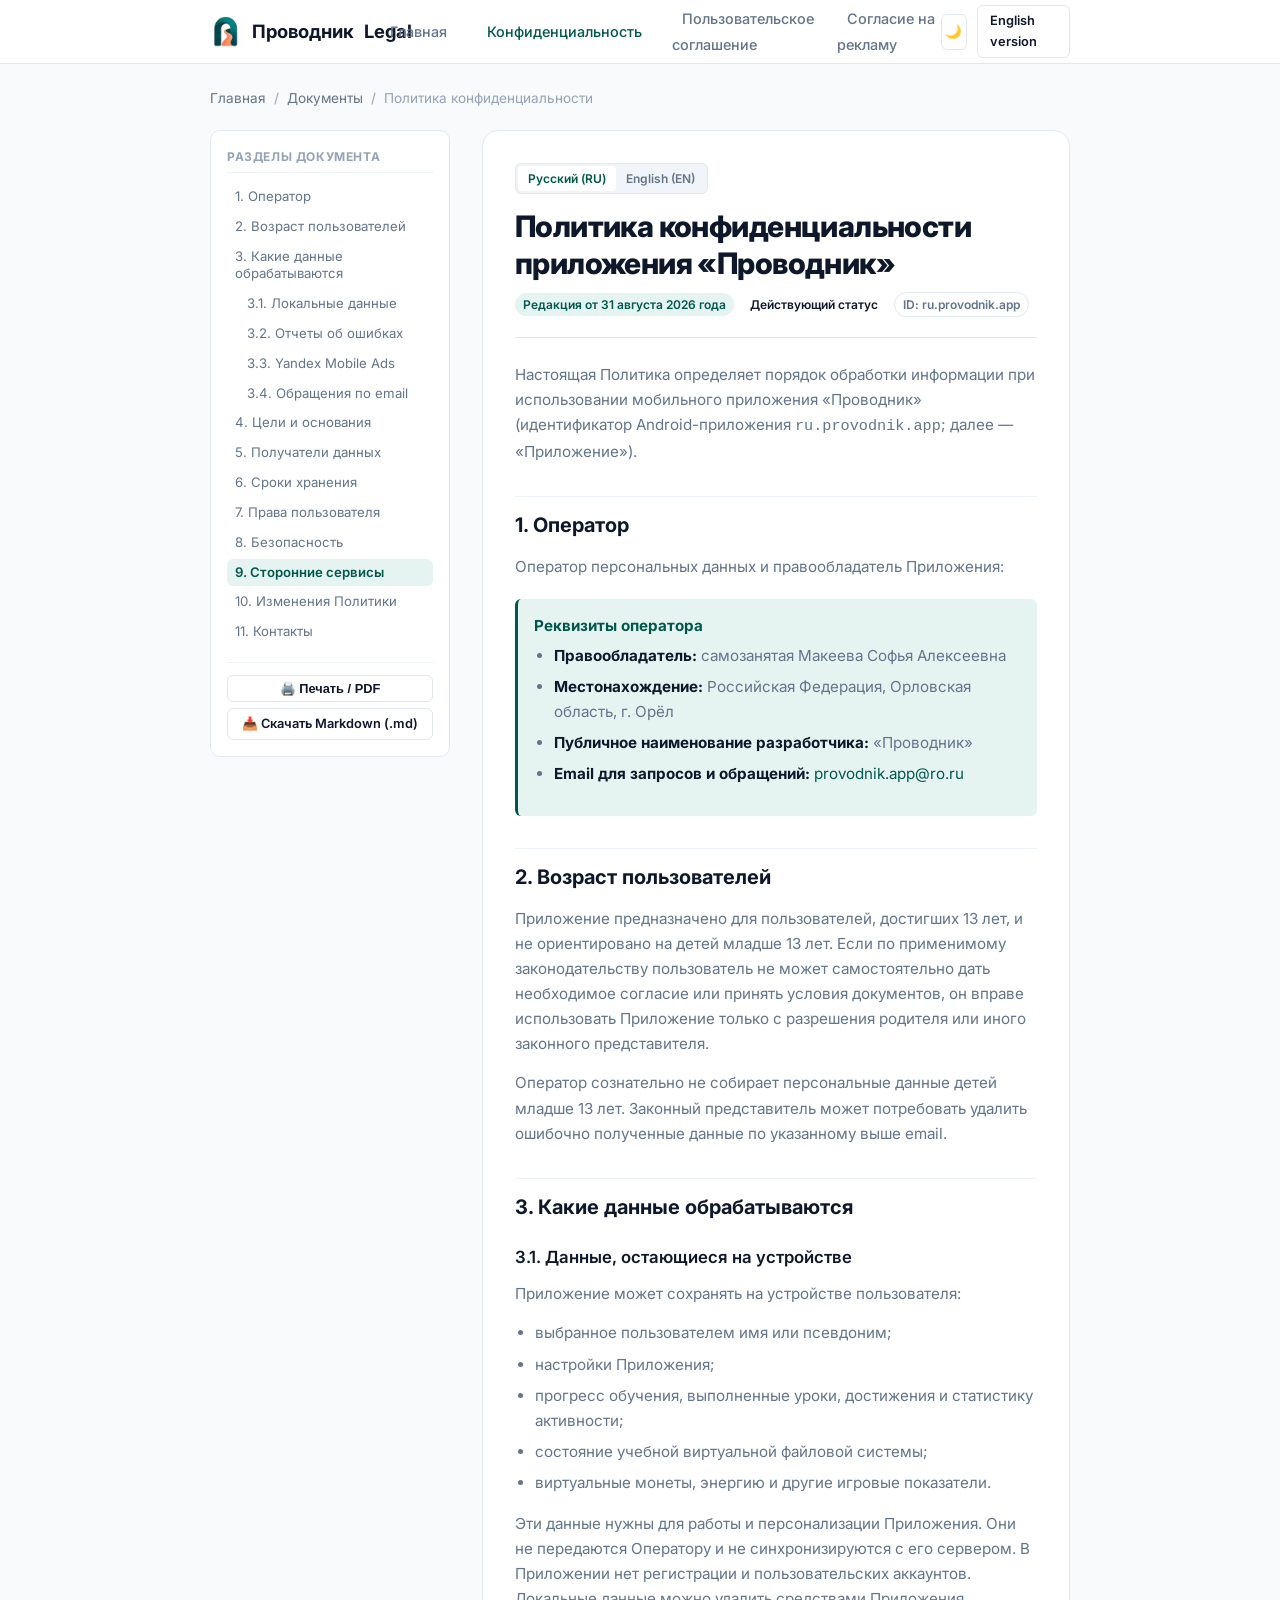
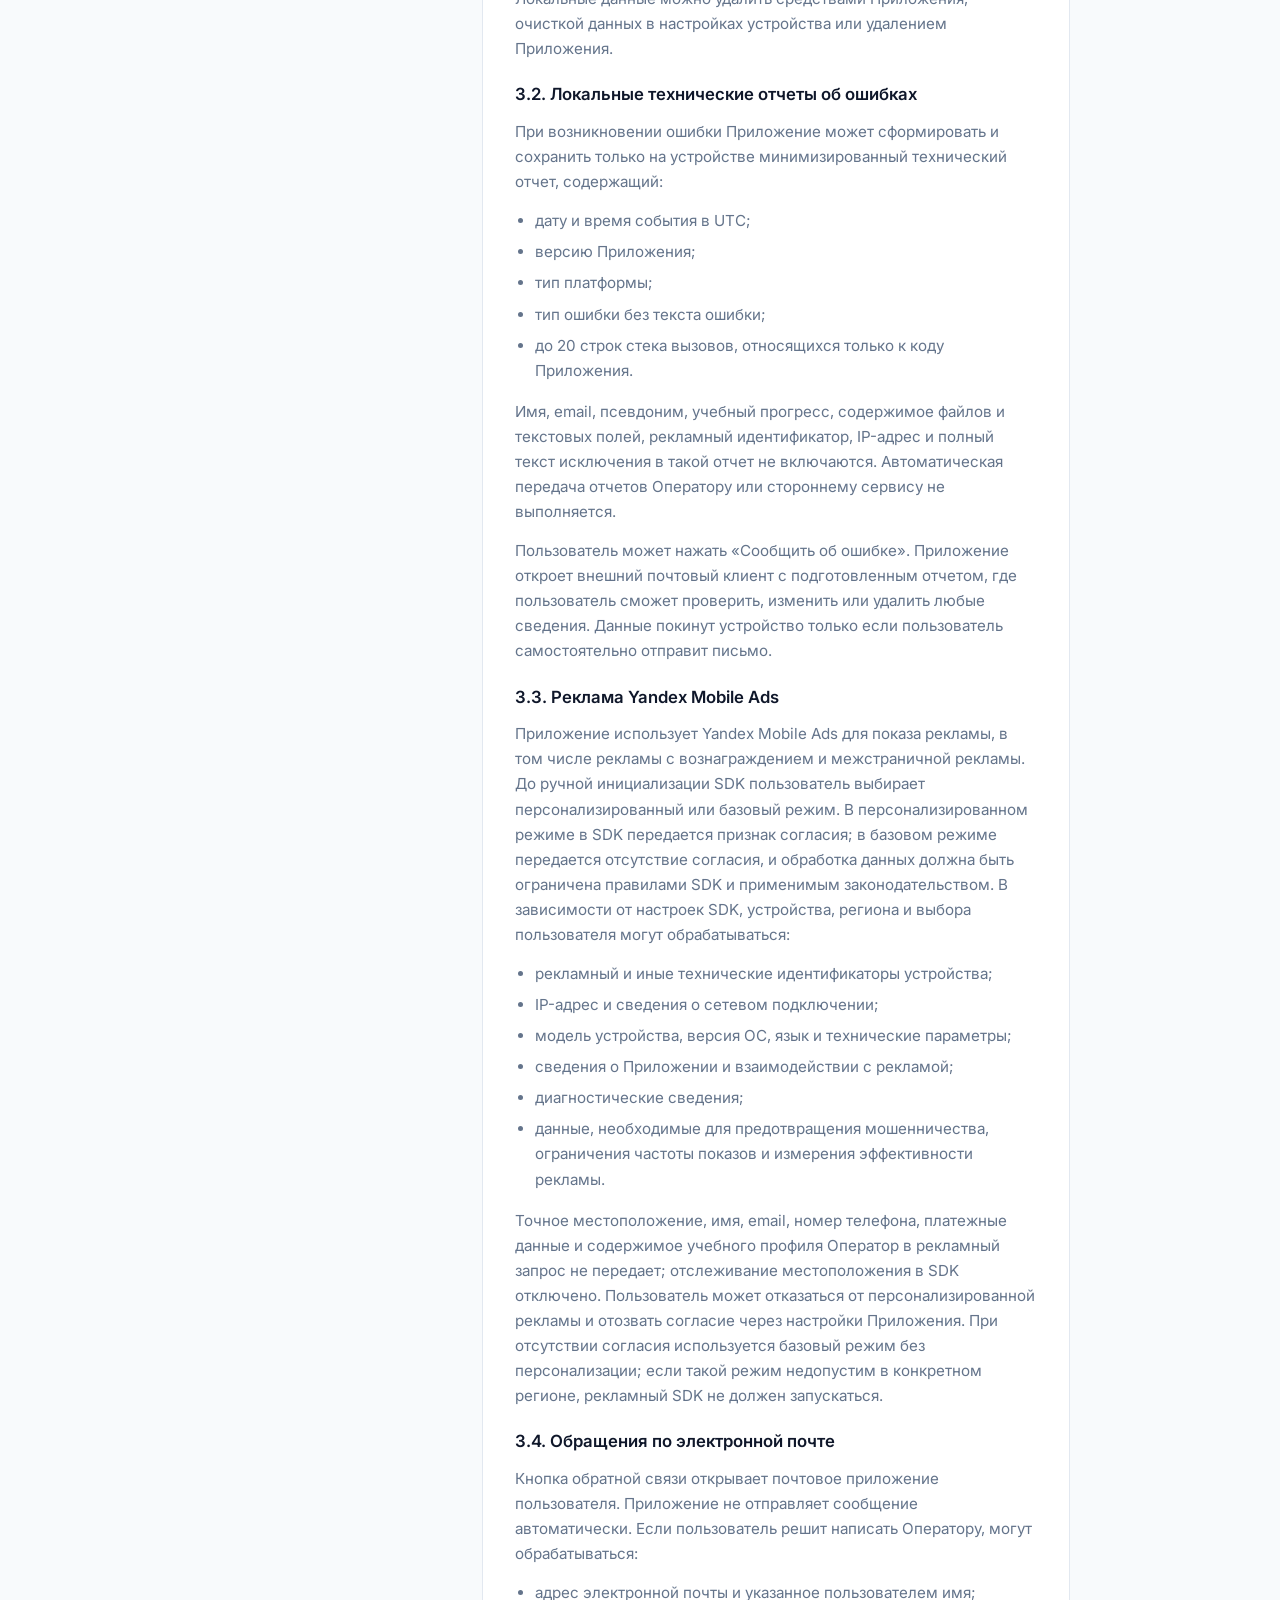
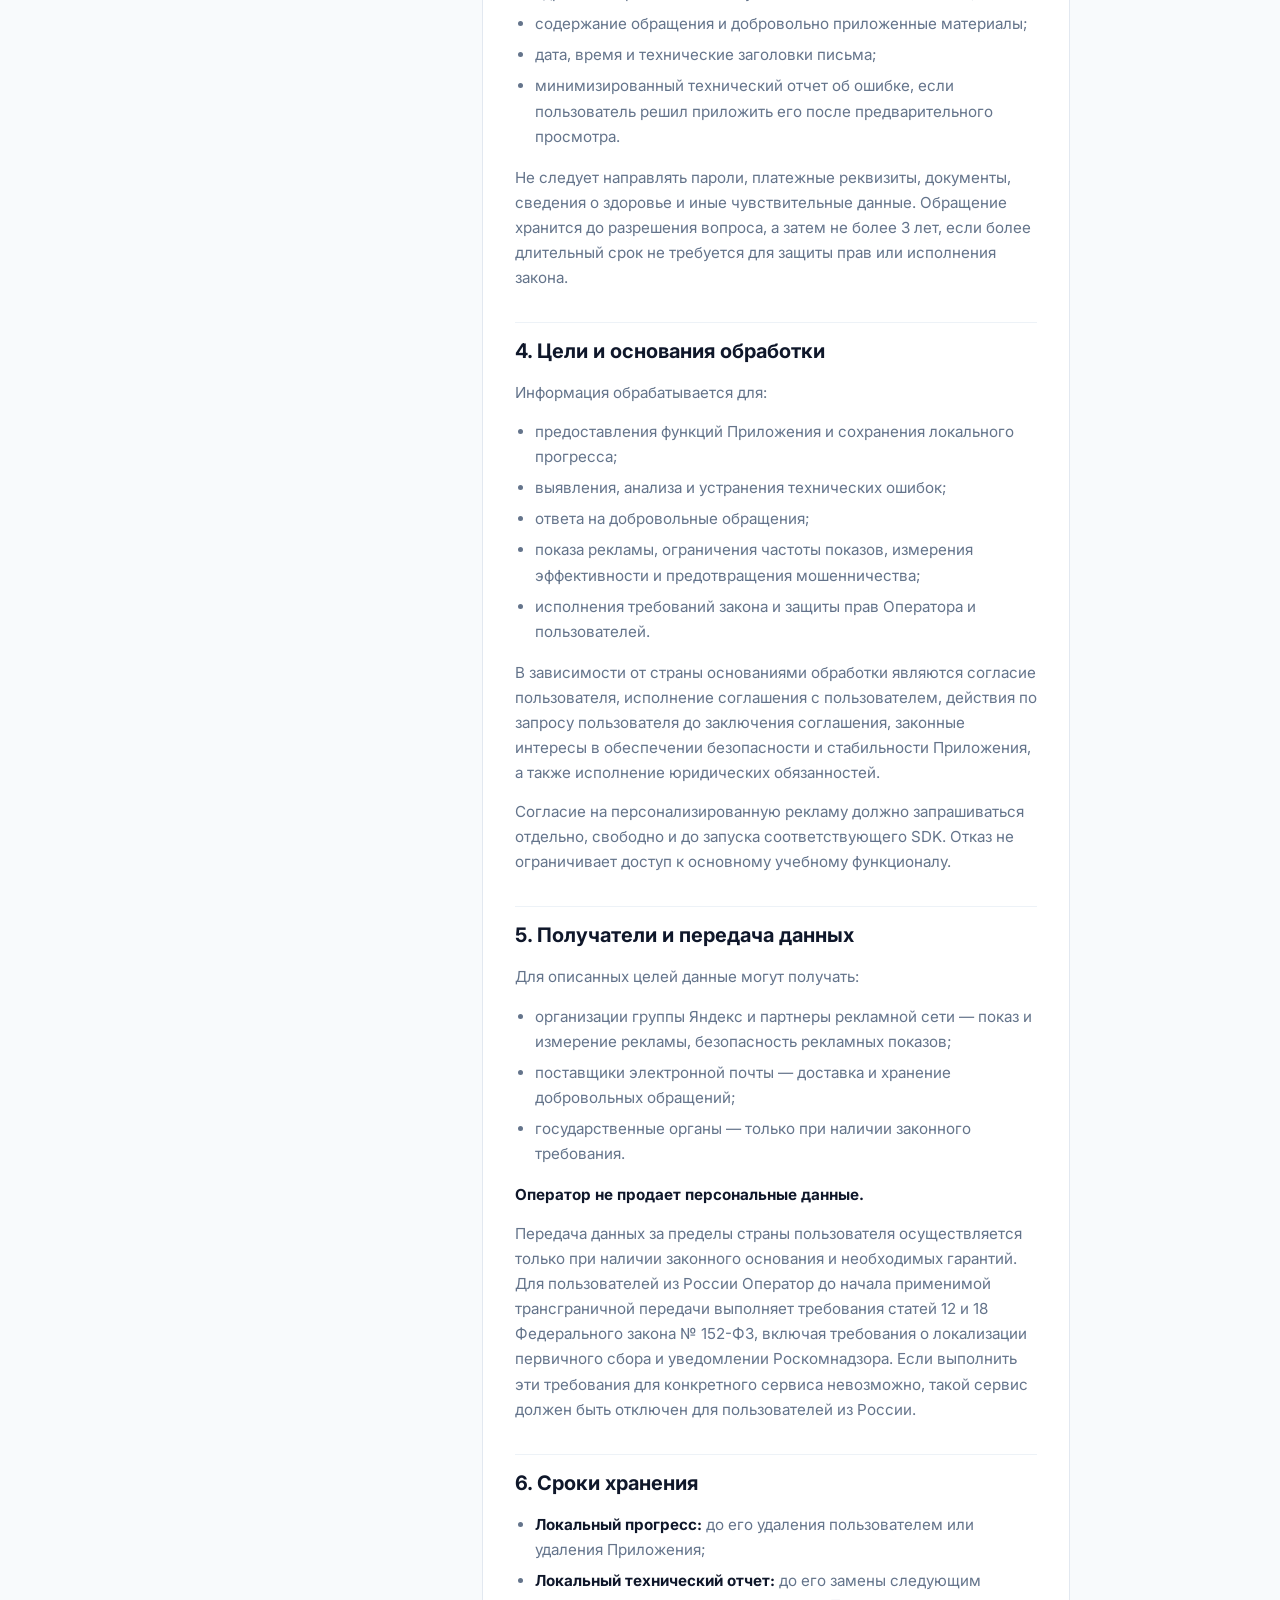
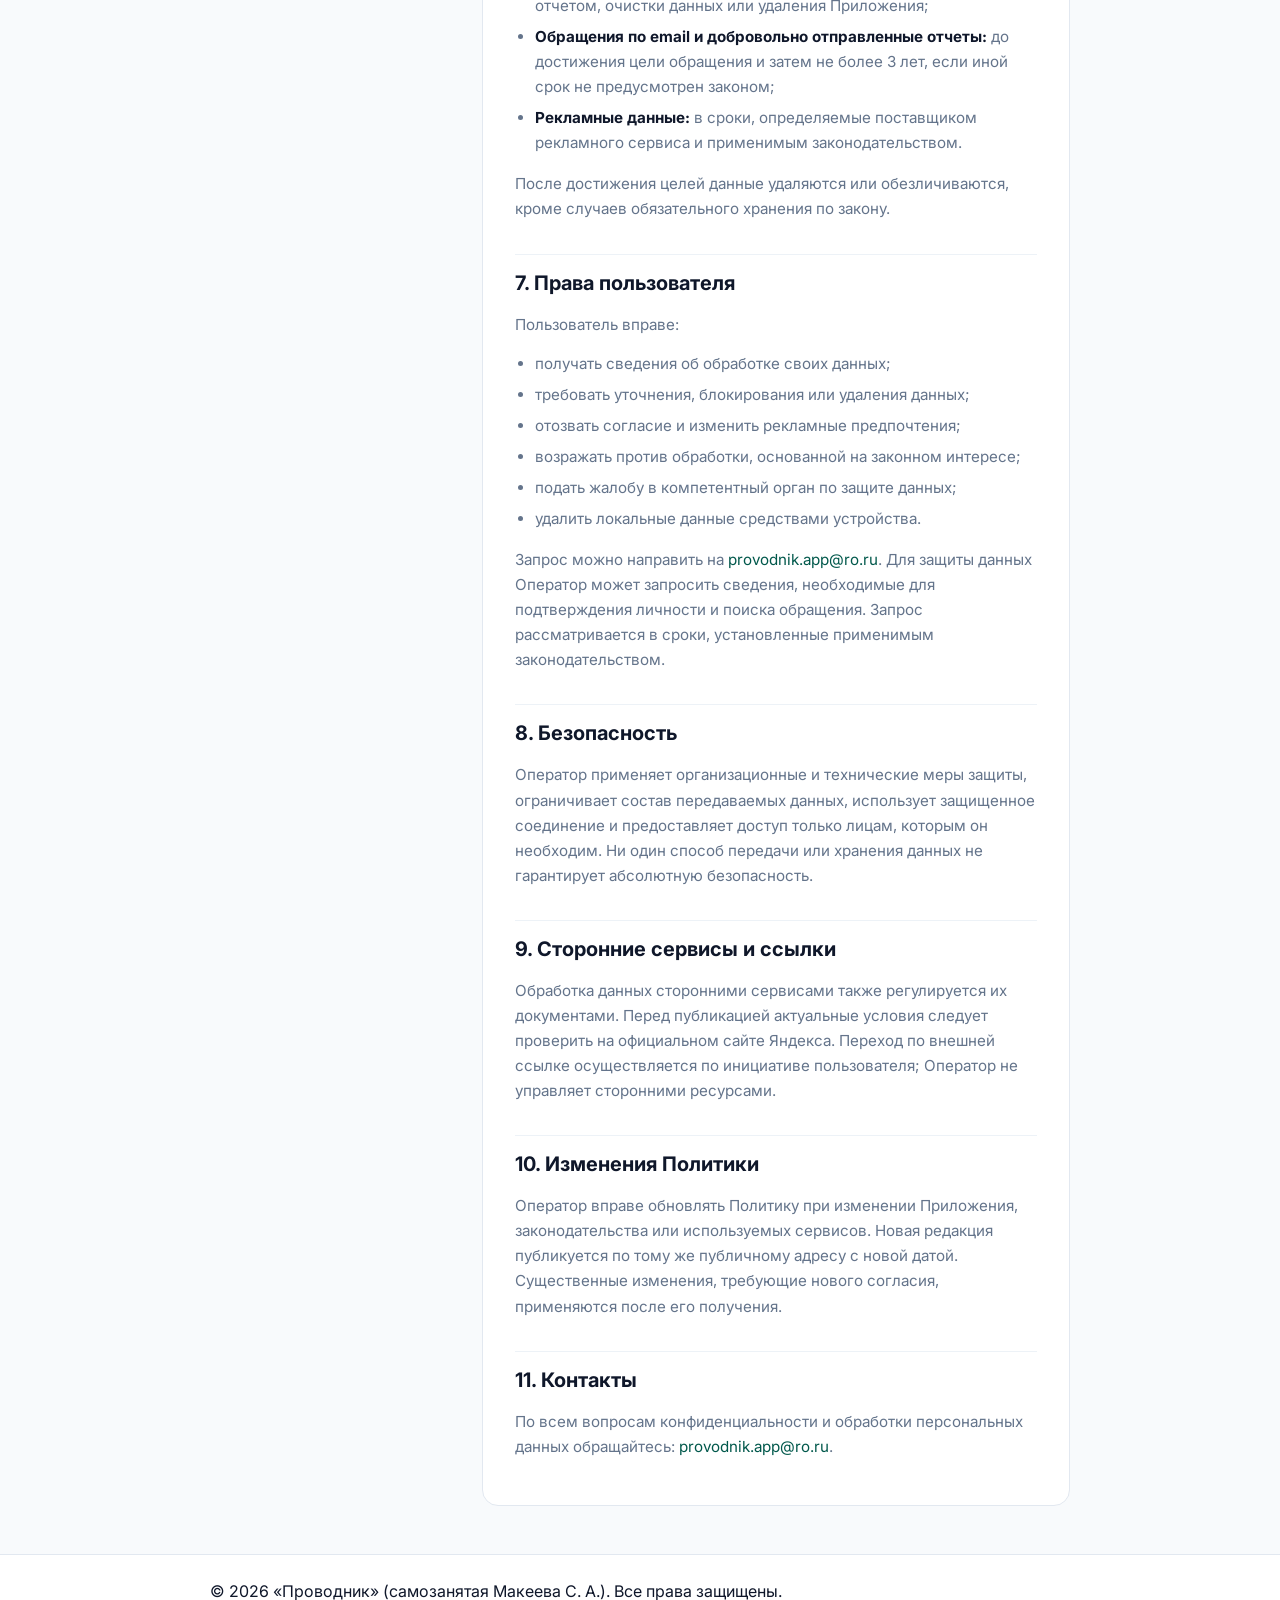
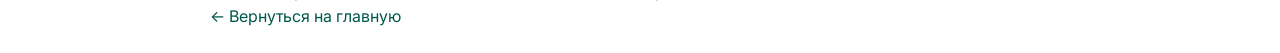
<file: privacy.html>
<!DOCTYPE html>
<html lang="ru">
<head>
  <meta charset="UTF-8">
  <meta name="viewport" content="width=device-width, initial-scale=1.0">
  <title>Политика конфиденциальности — Проводник (ru.provodnik.app)</title>
  <meta name="description" content="Политика конфиденциальности и обработки данных мобильного приложения «Проводник» (ru.provodnik.app). Редакция от 31 августа 2026 года.">
  <link rel="icon" type="image/webp" href="./assets/logo.webp">
  <link rel="preconnect" href="https://fonts.googleapis.com">
  <link rel="preconnect" href="https://fonts.gstatic.com" crossorigin>
  <link href="https://fonts.googleapis.com/css2?family=Inter:wght@400;500;600;700;800&family=JetBrains+Mono:wght@400;600&display=swap" rel="stylesheet">
  <link rel="stylesheet" href="./style.css">
</head>
<body>

  <!-- Шапка сайта -->
  <header class="site-header">
    <div class="header-container">
      <a href="./index.html" class="brand-link">
        <img src="./assets/logo.webp" alt="Логотип Проводник" class="brand-logo">
        <span>Проводник</span>
        <span class="brand-badge">Legal</span>
      </a>

      <nav>
        <ul class="nav-menu">
          <li><a href="./index.html" class="nav-link">Главная</a></li>
          <li><a href="./privacy.html" class="nav-link active">Конфиденциальность</a></li>
          <li><a href="./terms.html" class="nav-link">Пользовательское соглашение</a></li>
          <li><a href="./consent.html" class="nav-link">Согласие на рекламу</a></li>
        </ul>
      </nav>

      <div class="header-actions">
        <button id="theme-toggle" class="btn-icon" aria-label="Переключить тему" title="Переключить тему">🌙</button>
        <a href="./privacy-en.html" class="btn btn-secondary btn-sm">English version</a>
      </div>
    </div>
  </header>

  <!-- Тело страницы документа -->
  <main class="main-content doc-page">
    <div class="container">
      
      <!-- Хлебные крошки -->
      <div class="doc-breadcrumbs">
        <a href="./index.html">Главная</a>
        <span>/</span>
        <a href="./index.html#legal">Документы</a>
        <span>/</span>
        <span>Политика конфиденциальности</span>
      </div>

      <div class="doc-layout">
        
        <!-- Сайдбар оглавления -->
        <aside class="doc-sidebar">
          <div class="toc-title">Разделы документа</div>
          <nav>
            <ul class="toc-nav">
              <li><a href="#sec-1" class="toc-link">1. Оператор</a></li>
              <li><a href="#sec-2" class="toc-link">2. Возраст пользователей</a></li>
              <li><a href="#sec-3" class="toc-link">3. Какие данные обрабатываются</a></li>
              <li><a href="#sec-3-1" class="toc-link" style="padding-left: 20px;">3.1. Локальные данные</a></li>
              <li><a href="#sec-3-2" class="toc-link" style="padding-left: 20px;">3.2. Отчеты об ошибках</a></li>
              <li><a href="#sec-3-3" class="toc-link" style="padding-left: 20px;">3.3. Yandex Mobile Ads</a></li>
              <li><a href="#sec-3-4" class="toc-link" style="padding-left: 20px;">3.4. Обращения по email</a></li>
              <li><a href="#sec-4" class="toc-link">4. Цели и основания</a></li>
              <li><a href="#sec-5" class="toc-link">5. Получатели данных</a></li>
              <li><a href="#sec-6" class="toc-link">6. Сроки хранения</a></li>
              <li><a href="#sec-7" class="toc-link">7. Права пользователя</a></li>
              <li><a href="#sec-8" class="toc-link">8. Безопасность</a></li>
              <li><a href="#sec-9" class="toc-link">9. Сторонние сервисы</a></li>
              <li><a href="#sec-10" class="toc-link">10. Изменения Политики</a></li>
              <li><a href="#sec-11" class="toc-link">11. Контакты</a></li>
            </ul>
          </nav>

          <div class="sidebar-actions">
            <button id="print-doc-btn" class="btn btn-secondary btn-sm" style="width: 100%;">
              <span>🖨️ Печать / PDF</span>
            </button>
            <a href="./docs/legal/PRIVACY_POLICY_RU.md" download class="btn btn-secondary btn-sm" style="width: 100%; text-align: center;">
              <span>📥 Скачать Markdown (.md)</span>
            </a>
          </div>
        </aside>

        <!-- Текст документа -->
        <article class="doc-content-wrap">
          
          <div class="doc-header">
            <div class="doc-lang-switch">
              <span class="doc-lang-btn active">Русский (RU)</span>
              <a href="./privacy-en.html" class="doc-lang-btn">English (EN)</a>
            </div>

            <h1 class="doc-title">Политика конфиденциальности приложения «Проводник»</h1>
            
            <div class="doc-meta-banner">
              <span class="badge badge-primary">Редакция от 31 августа 2026 года</span>
              <span class="badge badge-success">Действующий статус</span>
              <span class="badge badge-outline">ID: ru.provodnik.app</span>
            </div>
          </div>

          <div class="doc-body">
            
            <p>
              Настоящая Политика определяет порядок обработки информации при использовании мобильного приложения «Проводник» (идентификатор Android-приложения <code>ru.provodnik.app</code>; далее — «Приложение»).
            </p>

            <section id="sec-1">
              <h2>1. Оператор</h2>
              <p>Оператор персональных данных и правообладатель Приложения:</p>
              <div class="callout">
                <div class="callout-title">Реквизиты оператора</div>
                <ul>
                  <li><strong>Правообладатель:</strong> самозанятая Макеева Софья Алексеевна</li>
                  <li><strong>Местонахождение:</strong> Российская Федерация, Орловская область, г. Орёл</li>
                  <li><strong>Публичное наименование разработчика:</strong> «Проводник»</li>
                  <li><strong>Email для запросов и обращений:</strong> <a href="mailto:provodnik.app@ro.ru">provodnik.app@ro.ru</a></li>
                </ul>
              </div>
            </section>

            <section id="sec-2">
              <h2>2. Возраст пользователей</h2>
              <p>
                Приложение предназначено для пользователей, достигших 13 лет, и не ориентировано на детей младше 13 лет. Если по применимому законодательству пользователь не может самостоятельно дать необходимое согласие или принять условия документов, он вправе использовать Приложение только с разрешения родителя или иного законного представителя.
              </p>
              <p>
                Оператор сознательно не собирает персональные данные детей младше 13 лет. Законный представитель может потребовать удалить ошибочно полученные данные по указанному выше email.
              </p>
            </section>

            <section id="sec-3">
              <h2>3. Какие данные обрабатываются</h2>

              <div id="sec-3-1">
                <h3>3.1. Данные, остающиеся на устройстве</h3>
                <p>Приложение может сохранять на устройстве пользователя:</p>
                <ul>
                  <li>выбранное пользователем имя или псевдоним;</li>
                  <li>настройки Приложения;</li>
                  <li>прогресс обучения, выполненные уроки, достижения и статистику активности;</li>
                  <li>состояние учебной виртуальной файловой системы;</li>
                  <li>виртуальные монеты, энергию и другие игровые показатели.</li>
                </ul>
                <p>
                  Эти данные нужны для работы и персонализации Приложения. Они не передаются Оператору и не синхронизируются с его сервером. В Приложении нет регистрации и пользовательских аккаунтов. Локальные данные можно удалить средствами Приложения, очисткой данных в настройках устройства или удалением Приложения.
                </p>
              </div>

              <div id="sec-3-2">
                <h3>3.2. Локальные технические отчеты об ошибках</h3>
                <p>
                  При возникновении ошибки Приложение может сформировать и сохранить только на устройстве минимизированный технический отчет, содержащий:
                </p>
                <ul>
                  <li>дату и время события в UTC;</li>
                  <li>версию Приложения;</li>
                  <li>тип платформы;</li>
                  <li>тип ошибки без текста ошибки;</li>
                  <li>до 20 строк стека вызовов, относящихся только к коду Приложения.</li>
                </ul>
                <p>
                  Имя, email, псевдоним, учебный прогресс, содержимое файлов и текстовых полей, рекламный идентификатор, IP-адрес и полный текст исключения в такой отчет не включаются. Автоматическая передача отчетов Оператору или стороннему сервису не выполняется.
                </p>
                <p>
                  Пользователь может нажать «Сообщить об ошибке». Приложение откроет внешний почтовый клиент с подготовленным отчетом, где пользователь сможет проверить, изменить или удалить любые сведения. Данные покинут устройство только если пользователь самостоятельно отправит письмо.
                </p>
              </div>

              <div id="sec-3-3">
                <h3>3.3. Реклама Yandex Mobile Ads</h3>
                <p>
                  Приложение использует Yandex Mobile Ads для показа рекламы, в том числе рекламы с вознаграждением и межстраничной рекламы. До ручной инициализации SDK пользователь выбирает персонализированный или базовый режим. В персонализированном режиме в SDK передается признак согласия; в базовом режиме передается отсутствие согласия, и обработка данных должна быть ограничена правилами SDK и применимым законодательством. В зависимости от настроек SDK, устройства, региона и выбора пользователя могут обрабатываться:
                </p>
                <ul>
                  <li>рекламный и иные технические идентификаторы устройства;</li>
                  <li>IP-адрес и сведения о сетевом подключении;</li>
                  <li>модель устройства, версия ОС, язык и технические параметры;</li>
                  <li>сведения о Приложении и взаимодействии с рекламой;</li>
                  <li>диагностические сведения;</li>
                  <li>данные, необходимые для предотвращения мошенничества, ограничения частоты показов и измерения эффективности рекламы.</li>
                </ul>
                <p>
                  Точное местоположение, имя, email, номер телефона, платежные данные и содержимое учебного профиля Оператор в рекламный запрос не передает; отслеживание местоположения в SDK отключено. Пользователь может отказаться от персонализированной рекламы и отозвать согласие через настройки Приложения. При отсутствии согласия используется базовый режим без персонализации; если такой режим недопустим в конкретном регионе, рекламный SDK не должен запускаться.
                </p>
              </div>

              <div id="sec-3-4">
                <h3>3.4. Обращения по электронной почте</h3>
                <p>
                  Кнопка обратной связи открывает почтовое приложение пользователя. Приложение не отправляет сообщение автоматически. Если пользователь решит написать Оператору, могут обрабатываться:
                </p>
                <ul>
                  <li>адрес электронной почты и указанное пользователем имя;</li>
                  <li>содержание обращения и добровольно приложенные материалы;</li>
                  <li>дата, время и технические заголовки письма;</li>
                  <li>минимизированный технический отчет об ошибке, если пользователь решил приложить его после предварительного просмотра.</li>
                </ul>
                <p>
                  Не следует направлять пароли, платежные реквизиты, документы, сведения о здоровье и иные чувствительные данные. Обращение хранится до разрешения вопроса, а затем не более 3 лет, если более длительный срок не требуется для защиты прав или исполнения закона.
                </p>
              </div>
            </section>

            <section id="sec-4">
              <h2>4. Цели и основания обработки</h2>
              <p>Информация обрабатывается для:</p>
              <ul>
                <li>предоставления функций Приложения и сохранения локального прогресса;</li>
                <li>выявления, анализа и устранения технических ошибок;</li>
                <li>ответа на добровольные обращения;</li>
                <li>показа рекламы, ограничения частоты показов, измерения эффективности и предотвращения мошенничества;</li>
                <li>исполнения требований закона и защиты прав Оператора и пользователей.</li>
              </ul>
              <p>
                В зависимости от страны основаниями обработки являются согласие пользователя, исполнение соглашения с пользователем, действия по запросу пользователя до заключения соглашения, законные интересы в обеспечении безопасности и стабильности Приложения, а также исполнение юридических обязанностей.
              </p>
              <p>
                Согласие на персонализированную рекламу должно запрашиваться отдельно, свободно и до запуска соответствующего SDK. Отказ не ограничивает доступ к основному учебному функционалу.
              </p>
            </section>

            <section id="sec-5">
              <h2>5. Получатели и передача данных</h2>
              <p>Для описанных целей данные могут получать:</p>
              <ul>
                <li>организации группы Яндекс и партнеры рекламной сети — показ и измерение рекламы, безопасность рекламных показов;</li>
                <li>поставщики электронной почты — доставка и хранение добровольных обращений;</li>
                <li>государственные органы — только при наличии законного требования.</li>
              </ul>
              <p>
                <strong>Оператор не продает персональные данные.</strong>
              </p>
              <p>
                Передача данных за пределы страны пользователя осуществляется только при наличии законного основания и необходимых гарантий. Для пользователей из России Оператор до начала применимой трансграничной передачи выполняет требования статей 12 и 18 Федерального закона № 152-ФЗ, включая требования о локализации первичного сбора и уведомлении Роскомнадзора. Если выполнить эти требования для конкретного сервиса невозможно, такой сервис должен быть отключен для пользователей из России.
              </p>
            </section>

            <section id="sec-6">
              <h2>6. Сроки хранения</h2>
              <ul>
                <li><strong>Локальный прогресс:</strong> до его удаления пользователем или удаления Приложения;</li>
                <li><strong>Локальный технический отчет:</strong> до его замены следующим отчетом, очистки данных или удаления Приложения;</li>
                <li><strong>Обращения по email и добровольно отправленные отчеты:</strong> до достижения цели обращения и затем не более 3 лет, если иной срок не предусмотрен законом;</li>
                <li><strong>Рекламные данные:</strong> в сроки, определяемые поставщиком рекламного сервиса и применимым законодательством.</li>
              </ul>
              <p>
                После достижения целей данные удаляются или обезличиваются, кроме случаев обязательного хранения по закону.
              </p>
            </section>

            <section id="sec-7">
              <h2>7. Права пользователя</h2>
              <p>Пользователь вправе:</p>
              <ul>
                <li>получать сведения об обработке своих данных;</li>
                <li>требовать уточнения, блокирования или удаления данных;</li>
                <li>отозвать согласие и изменить рекламные предпочтения;</li>
                <li>возражать против обработки, основанной на законном интересе;</li>
                <li>подать жалобу в компетентный орган по защите данных;</li>
                <li>удалить локальные данные средствами устройства.</li>
              </ul>
              <p>
                Запрос можно направить на <a href="mailto:provodnik.app@ro.ru">provodnik.app@ro.ru</a>. Для защиты данных Оператор может запросить сведения, необходимые для подтверждения личности и поиска обращения. Запрос рассматривается в сроки, установленные применимым законодательством.
              </p>
            </section>

            <section id="sec-8">
              <h2>8. Безопасность</h2>
              <p>
                Оператор применяет организационные и технические меры защиты, ограничивает состав передаваемых данных, использует защищенное соединение и предоставляет доступ только лицам, которым он необходим. Ни один способ передачи или хранения данных не гарантирует абсолютную безопасность.
              </p>
            </section>

            <section id="sec-9">
              <h2>9. Сторонние сервисы и ссылки</h2>
              <p>
                Обработка данных сторонними сервисами также регулируется их документами. Перед публикацией актуальные условия следует проверить на официальном сайте Яндекса. Переход по внешней ссылке осуществляется по инициативе пользователя; Оператор не управляет сторонними ресурсами.
              </p>
            </section>

            <section id="sec-10">
              <h2>10. Изменения Политики</h2>
              <p>
                Оператор вправе обновлять Политику при изменении Приложения, законодательства или используемых сервисов. Новая редакция публикуется по тому же публичному адресу с новой датой. Существенные изменения, требующие нового согласия, применяются после его получения.
              </p>
            </section>

            <section id="sec-11">
              <h2>11. Контакты</h2>
              <p>
                По всем вопросам конфиденциальности и обработки персональных данных обращайтесь: <a href="mailto:provodnik.app@ro.ru">provodnik.app@ro.ru</a>.
              </p>
            </section>

          </div>
        </article>

      </div>
    </div>
  </main>

  <!-- Подвал сайта -->
  <footer class="site-footer">
    <div class="container">
      <div class="footer-bottom" style="border: none; padding-top: 0;">
        <div>
          © 2026 «Проводник» (самозанятая Макеева С. А.). Все права защищены.
        </div>
        <div>
          <a href="./index.html">← Вернуться на главную</a>
        </div>
      </div>
    </div>
  </footer>

  <script src="./script.js"></script>
</body>
</html>
</file>
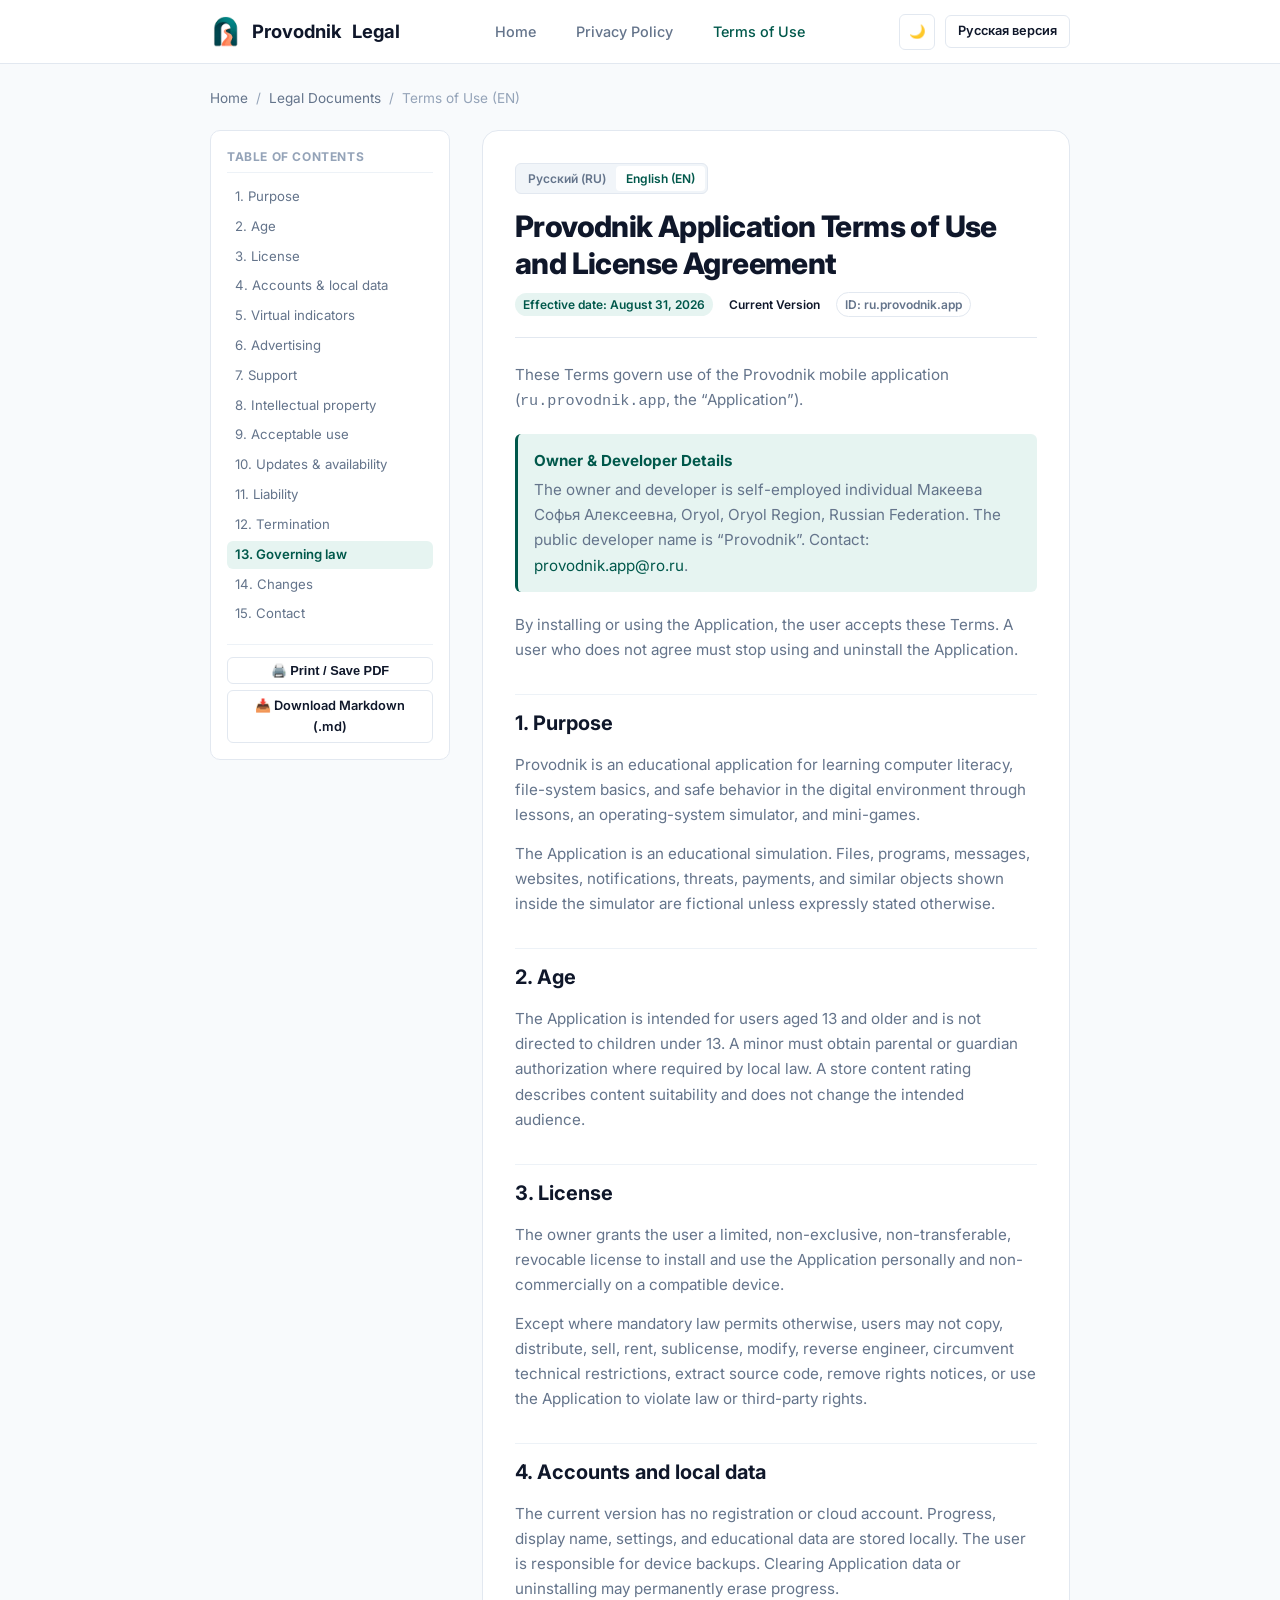
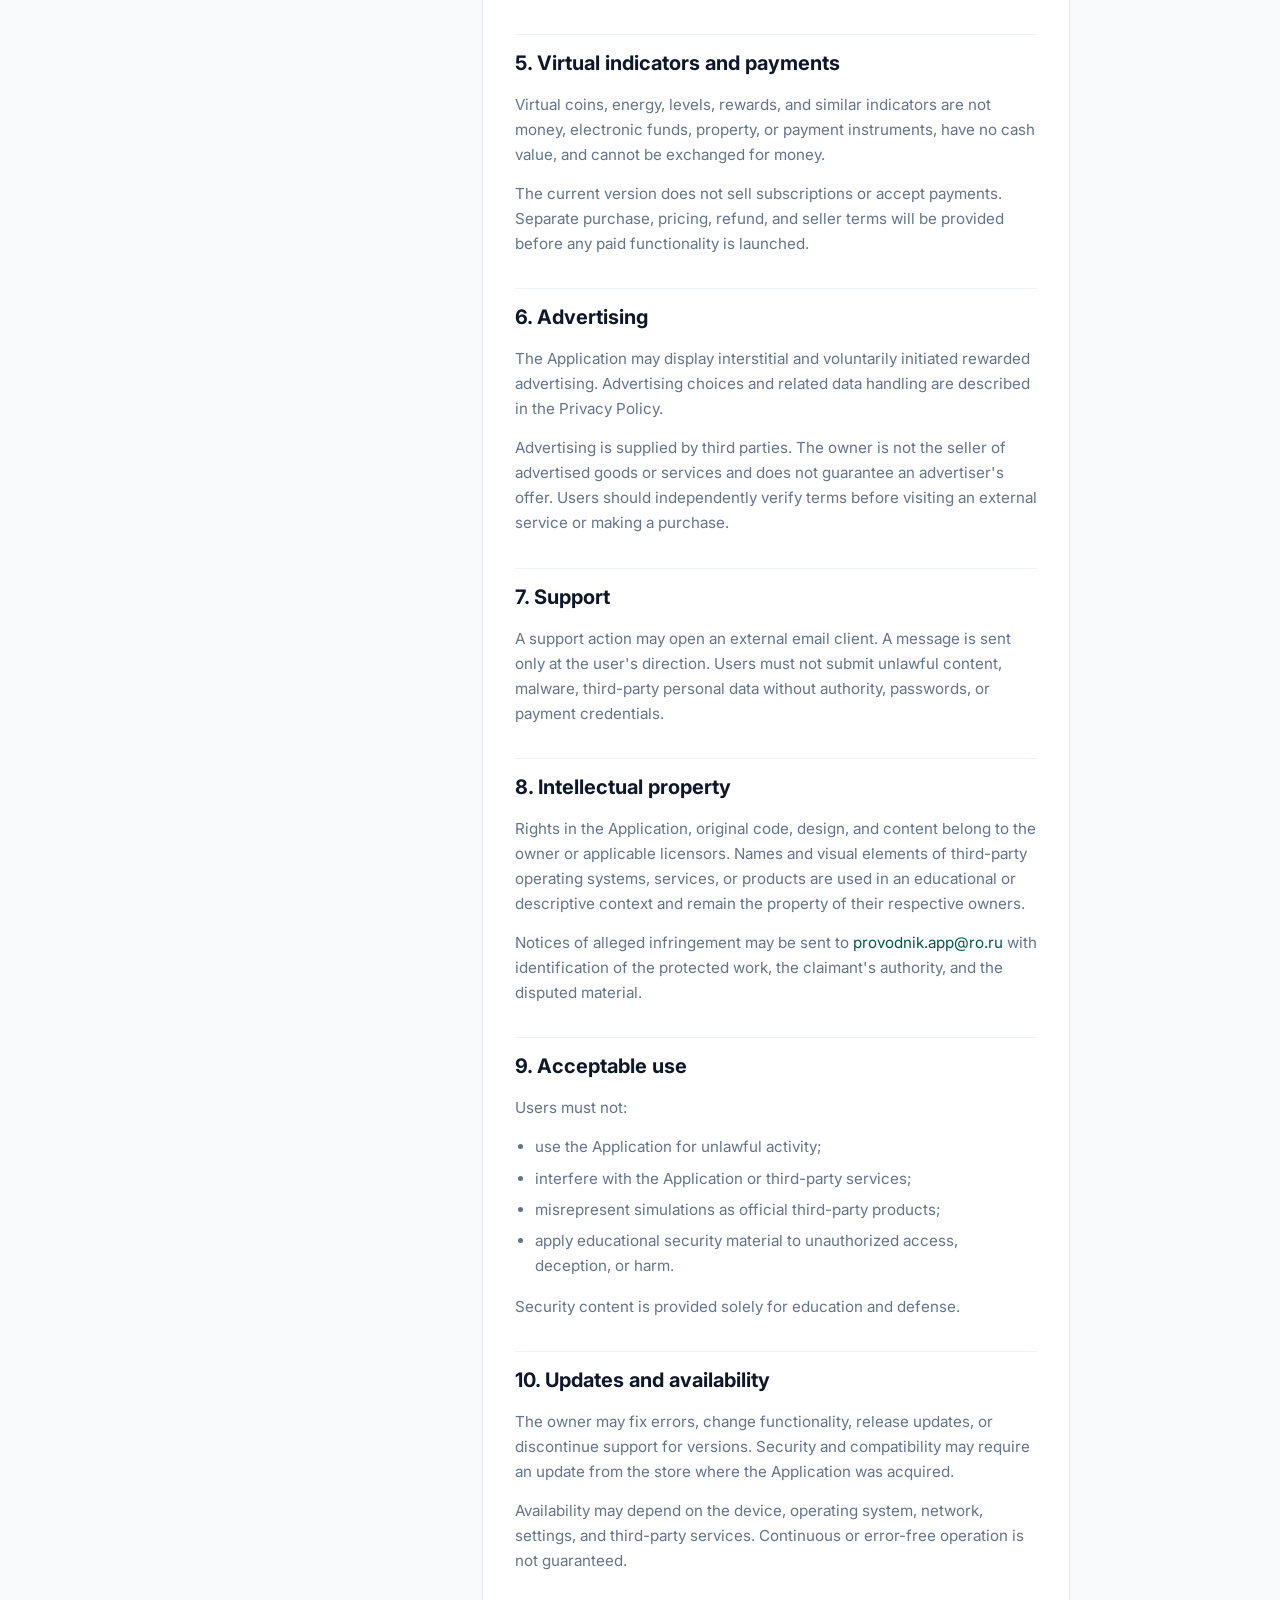
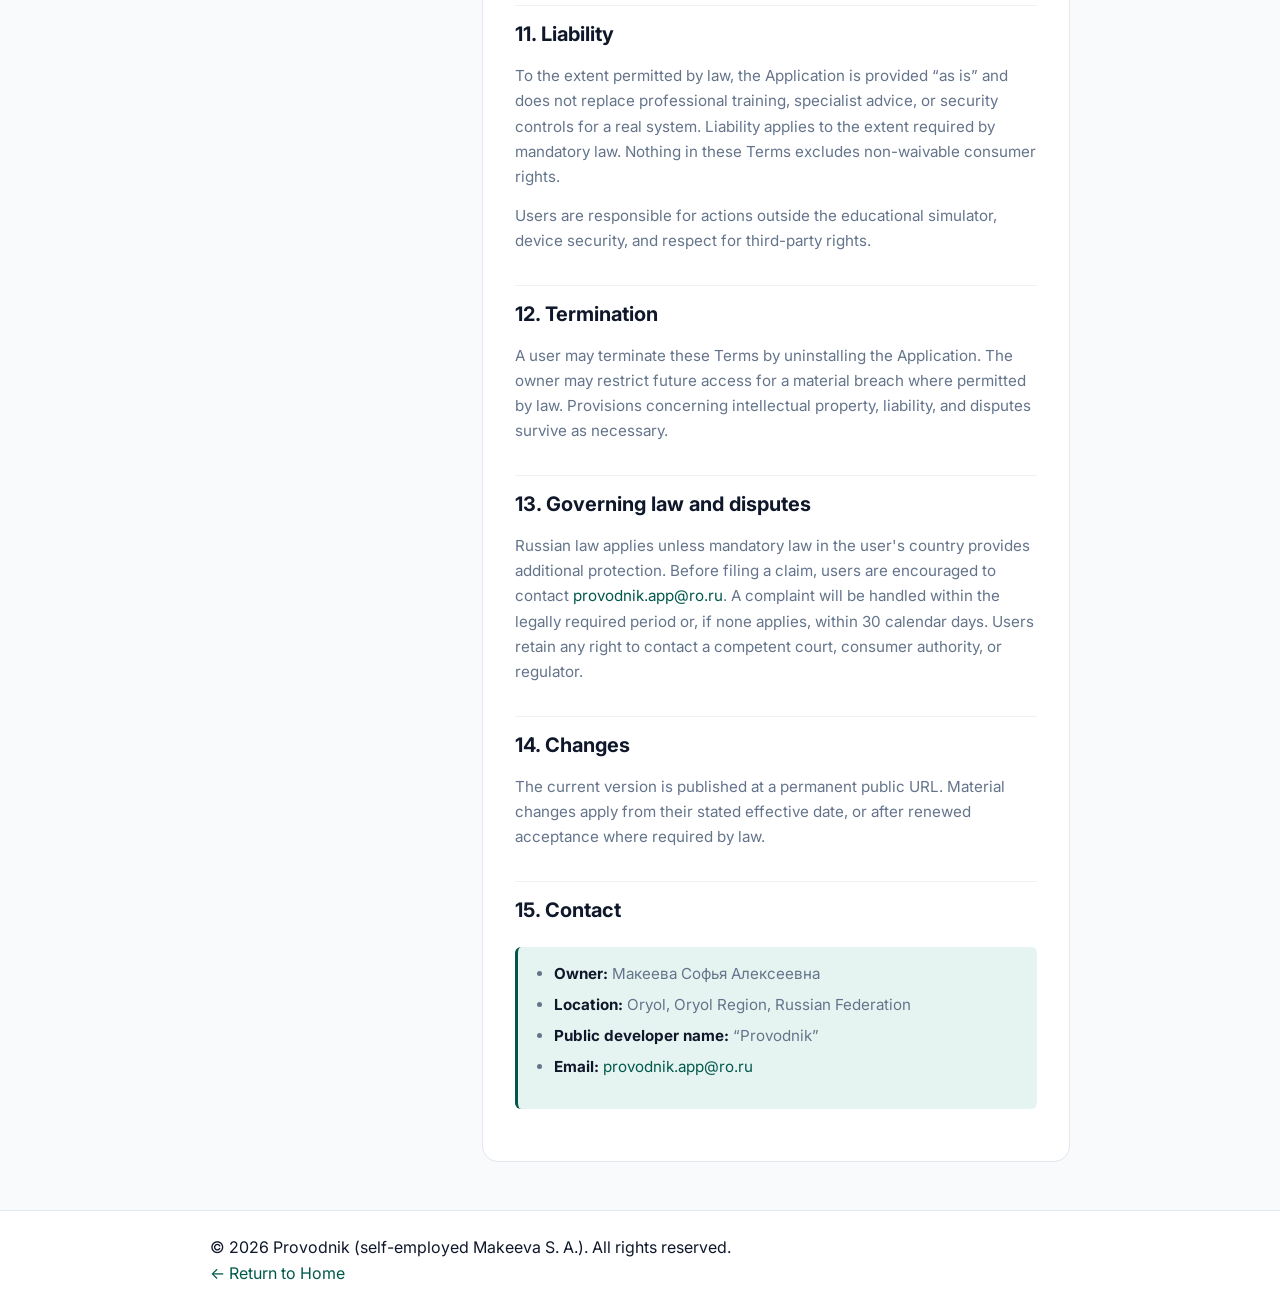
<file: terms-en.html>
<!DOCTYPE html>
<html lang="en">
<head>
  <meta charset="UTF-8">
  <meta name="viewport" content="width=device-width, initial-scale=1.0">
  <title>Terms of Use & EULA — Provodnik Application (ru.provodnik.app)</title>
  <meta name="description" content="Provodnik Application Terms of Use and End User License Agreement (EULA). Effective date: August 31, 2026.">
  <link rel="icon" type="image/webp" href="./assets/logo.webp">
  <link rel="preconnect" href="https://fonts.googleapis.com">
  <link rel="preconnect" href="https://fonts.gstatic.com" crossorigin>
  <link href="https://fonts.googleapis.com/css2?family=Inter:wght@400;500;600;700;800&family=JetBrains+Mono:wght@400;600&display=swap" rel="stylesheet">
  <link rel="stylesheet" href="./style.css">
</head>
<body>

  <!-- Site Header -->
  <header class="site-header">
    <div class="header-container">
      <a href="./index.html" class="brand-link">
        <img src="./assets/logo.webp" alt="Provodnik Logo" class="brand-logo">
        <span>Provodnik</span>
        <span class="brand-badge">Legal</span>
      </a>

      <nav>
        <ul class="nav-menu">
          <li><a href="./index.html" class="nav-link">Home</a></li>
          <li><a href="./privacy-en.html" class="nav-link">Privacy Policy</a></li>
          <li><a href="./terms-en.html" class="nav-link active">Terms of Use</a></li>
        </ul>
      </nav>

      <div class="header-actions">
        <button id="theme-toggle" class="btn-icon" aria-label="Toggle theme" title="Toggle theme">🌙</button>
        <a href="./terms.html" class="btn btn-secondary btn-sm">Русская версия</a>
      </div>
    </div>
  </header>

  <!-- Document Page Main -->
  <main class="main-content doc-page">
    <div class="container">
      
      <!-- Breadcrumbs -->
      <div class="doc-breadcrumbs">
        <a href="./index.html">Home</a>
        <span>/</span>
        <a href="./index.html#legal">Legal Documents</a>
        <span>/</span>
        <span>Terms of Use (EN)</span>
      </div>

      <div class="doc-layout">
        
        <!-- Sidebar Table of Contents -->
        <aside class="doc-sidebar">
          <div class="toc-title">Table of Contents</div>
          <nav>
            <ul class="toc-nav">
              <li><a href="#sec-1" class="toc-link">1. Purpose</a></li>
              <li><a href="#sec-2" class="toc-link">2. Age</a></li>
              <li><a href="#sec-3" class="toc-link">3. License</a></li>
              <li><a href="#sec-4" class="toc-link">4. Accounts & local data</a></li>
              <li><a href="#sec-5" class="toc-link">5. Virtual indicators</a></li>
              <li><a href="#sec-6" class="toc-link">6. Advertising</a></li>
              <li><a href="#sec-7" class="toc-link">7. Support</a></li>
              <li><a href="#sec-8" class="toc-link">8. Intellectual property</a></li>
              <li><a href="#sec-9" class="toc-link">9. Acceptable use</a></li>
              <li><a href="#sec-10" class="toc-link">10. Updates & availability</a></li>
              <li><a href="#sec-11" class="toc-link">11. Liability</a></li>
              <li><a href="#sec-12" class="toc-link">12. Termination</a></li>
              <li><a href="#sec-13" class="toc-link">13. Governing law</a></li>
              <li><a href="#sec-14" class="toc-link">14. Changes</a></li>
              <li><a href="#sec-15" class="toc-link">15. Contact</a></li>
            </ul>
          </nav>

          <div class="sidebar-actions">
            <button id="print-doc-btn" class="btn btn-secondary btn-sm" style="width: 100%;">
              <span>🖨️ Print / Save PDF</span>
            </button>
            <a href="./docs/legal/TERMS_OF_USE_EN.md" download class="btn btn-secondary btn-sm" style="width: 100%; text-align: center;">
              <span>📥 Download Markdown (.md)</span>
            </a>
          </div>
        </aside>

        <!-- Document Content -->
        <article class="doc-content-wrap">
          
          <div class="doc-header">
            <div class="doc-lang-switch">
              <a href="./terms.html" class="doc-lang-btn">Русский (RU)</a>
              <span class="doc-lang-btn active">English (EN)</span>
            </div>

            <h1 class="doc-title">Provodnik Application Terms of Use and License Agreement</h1>
            
            <div class="doc-meta-banner">
              <span class="badge badge-primary">Effective date: August 31, 2026</span>
              <span class="badge badge-success">Current Version</span>
              <span class="badge badge-outline">ID: ru.provodnik.app</span>
            </div>
          </div>

          <div class="doc-body">
            
            <p>
              These Terms govern use of the Provodnik mobile application (<code>ru.provodnik.app</code>, the “Application”).
            </p>

            <div class="callout">
              <div class="callout-title">Owner & Developer Details</div>
              <p style="margin-bottom: 0;">
                The owner and developer is self-employed individual Макеева Софья Алексеевна, Oryol, Oryol Region, Russian Federation. The public developer name is “Provodnik”. Contact: <a href="mailto:provodnik.app@ro.ru">provodnik.app@ro.ru</a>.
              </p>
            </div>

            <p>
              By installing or using the Application, the user accepts these Terms. A user who does not agree must stop using and uninstall the Application.
            </p>

            <section id="sec-1">
              <h2>1. Purpose</h2>
              <p>
                Provodnik is an educational application for learning computer literacy, file-system basics, and safe behavior in the digital environment through lessons, an operating-system simulator, and mini-games.
              </p>
              <p>
                The Application is an educational simulation. Files, programs, messages, websites, notifications, threats, payments, and similar objects shown inside the simulator are fictional unless expressly stated otherwise.
              </p>
            </section>

            <section id="sec-2">
              <h2>2. Age</h2>
              <p>
                The Application is intended for users aged 13 and older and is not directed to children under 13. A minor must obtain parental or guardian authorization where required by local law. A store content rating describes content suitability and does not change the intended audience.
              </p>
            </section>

            <section id="sec-3">
              <h2>3. License</h2>
              <p>
                The owner grants the user a limited, non-exclusive, non-transferable, revocable license to install and use the Application personally and non-commercially on a compatible device.
              </p>
              <p>
                Except where mandatory law permits otherwise, users may not copy, distribute, sell, rent, sublicense, modify, reverse engineer, circumvent technical restrictions, extract source code, remove rights notices, or use the Application to violate law or third-party rights.
              </p>
            </section>

            <section id="sec-4">
              <h2>4. Accounts and local data</h2>
              <p>
                The current version has no registration or cloud account. Progress, display name, settings, and educational data are stored locally. The user is responsible for device backups. Clearing Application data or uninstalling may permanently erase progress.
              </p>
            </section>

            <section id="sec-5">
              <h2>5. Virtual indicators and payments</h2>
              <p>
                Virtual coins, energy, levels, rewards, and similar indicators are not money, electronic funds, property, or payment instruments, have no cash value, and cannot be exchanged for money.
              </p>
              <p>
                The current version does not sell subscriptions or accept payments. Separate purchase, pricing, refund, and seller terms will be provided before any paid functionality is launched.
              </p>
            </section>

            <section id="sec-6">
              <h2>6. Advertising</h2>
              <p>
                The Application may display interstitial and voluntarily initiated rewarded advertising. Advertising choices and related data handling are described in the Privacy Policy.
              </p>
              <p>
                Advertising is supplied by third parties. The owner is not the seller of advertised goods or services and does not guarantee an advertiser's offer. Users should independently verify terms before visiting an external service or making a purchase.
              </p>
            </section>

            <section id="sec-7">
              <h2>7. Support</h2>
              <p>
                A support action may open an external email client. A message is sent only at the user's direction. Users must not submit unlawful content, malware, third-party personal data without authority, passwords, or payment credentials.
              </p>
            </section>

            <section id="sec-8">
              <h2>8. Intellectual property</h2>
              <p>
                Rights in the Application, original code, design, and content belong to the owner or applicable licensors. Names and visual elements of third-party operating systems, services, or products are used in an educational or descriptive context and remain the property of their respective owners.
              </p>
              <p>
                Notices of alleged infringement may be sent to <a href="mailto:provodnik.app@ro.ru">provodnik.app@ro.ru</a> with identification of the protected work, the claimant's authority, and the disputed material.
              </p>
            </section>

            <section id="sec-9">
              <h2>9. Acceptable use</h2>
              <p>Users must not:</p>
              <ul>
                <li>use the Application for unlawful activity;</li>
                <li>interfere with the Application or third-party services;</li>
                <li>misrepresent simulations as official third-party products;</li>
                <li>apply educational security material to unauthorized access, deception, or harm.</li>
              </ul>
              <p>
                Security content is provided solely for education and defense.
              </p>
            </section>

            <section id="sec-10">
              <h2>10. Updates and availability</h2>
              <p>
                The owner may fix errors, change functionality, release updates, or discontinue support for versions. Security and compatibility may require an update from the store where the Application was acquired.
              </p>
              <p>
                Availability may depend on the device, operating system, network, settings, and third-party services. Continuous or error-free operation is not guaranteed.
              </p>
            </section>

            <section id="sec-11">
              <h2>11. Liability</h2>
              <p>
                To the extent permitted by law, the Application is provided “as is” and does not replace professional training, specialist advice, or security controls for a real system. Liability applies to the extent required by mandatory law. Nothing in these Terms excludes non-waivable consumer rights.
              </p>
              <p>
                Users are responsible for actions outside the educational simulator, device security, and respect for third-party rights.
              </p>
            </section>

            <section id="sec-12">
              <h2>12. Termination</h2>
              <p>
                A user may terminate these Terms by uninstalling the Application. The owner may restrict future access for a material breach where permitted by law. Provisions concerning intellectual property, liability, and disputes survive as necessary.
              </p>
            </section>

            <section id="sec-13">
              <h2>13. Governing law and disputes</h2>
              <p>
                Russian law applies unless mandatory law in the user's country provides additional protection. Before filing a claim, users are encouraged to contact <a href="mailto:provodnik.app@ro.ru">provodnik.app@ro.ru</a>. A complaint will be handled within the legally required period or, if none applies, within 30 calendar days. Users retain any right to contact a competent court, consumer authority, or regulator.
              </p>
            </section>

            <section id="sec-14">
              <h2>14. Changes</h2>
              <p>
                The current version is published at a permanent public URL. Material changes apply from their stated effective date, or after renewed acceptance where required by law.
              </p>
            </section>

            <section id="sec-15">
              <h2>15. Contact</h2>
              <div class="callout">
                <ul>
                  <li><strong>Owner:</strong> Макеева Софья Алексеевна</li>
                  <li><strong>Location:</strong> Oryol, Oryol Region, Russian Federation</li>
                  <li><strong>Public developer name:</strong> “Provodnik”</li>
                  <li><strong>Email:</strong> <a href="mailto:provodnik.app@ro.ru">provodnik.app@ro.ru</a></li>
                </ul>
              </div>
            </section>

          </div>
        </article>

      </div>
    </div>
  </main>

  <!-- Site Footer -->
  <footer class="site-footer">
    <div class="container">
      <div class="footer-bottom" style="border: none; padding-top: 0;">
        <div>
          © 2026 Provodnik (self-employed Makeeva S. A.). All rights reserved.
        </div>
        <div>
          <a href="./index.html">← Return to Home</a>
        </div>
      </div>
    </div>
  </footer>

  <script src="./script.js"></script>
</body>
</html>
</file>
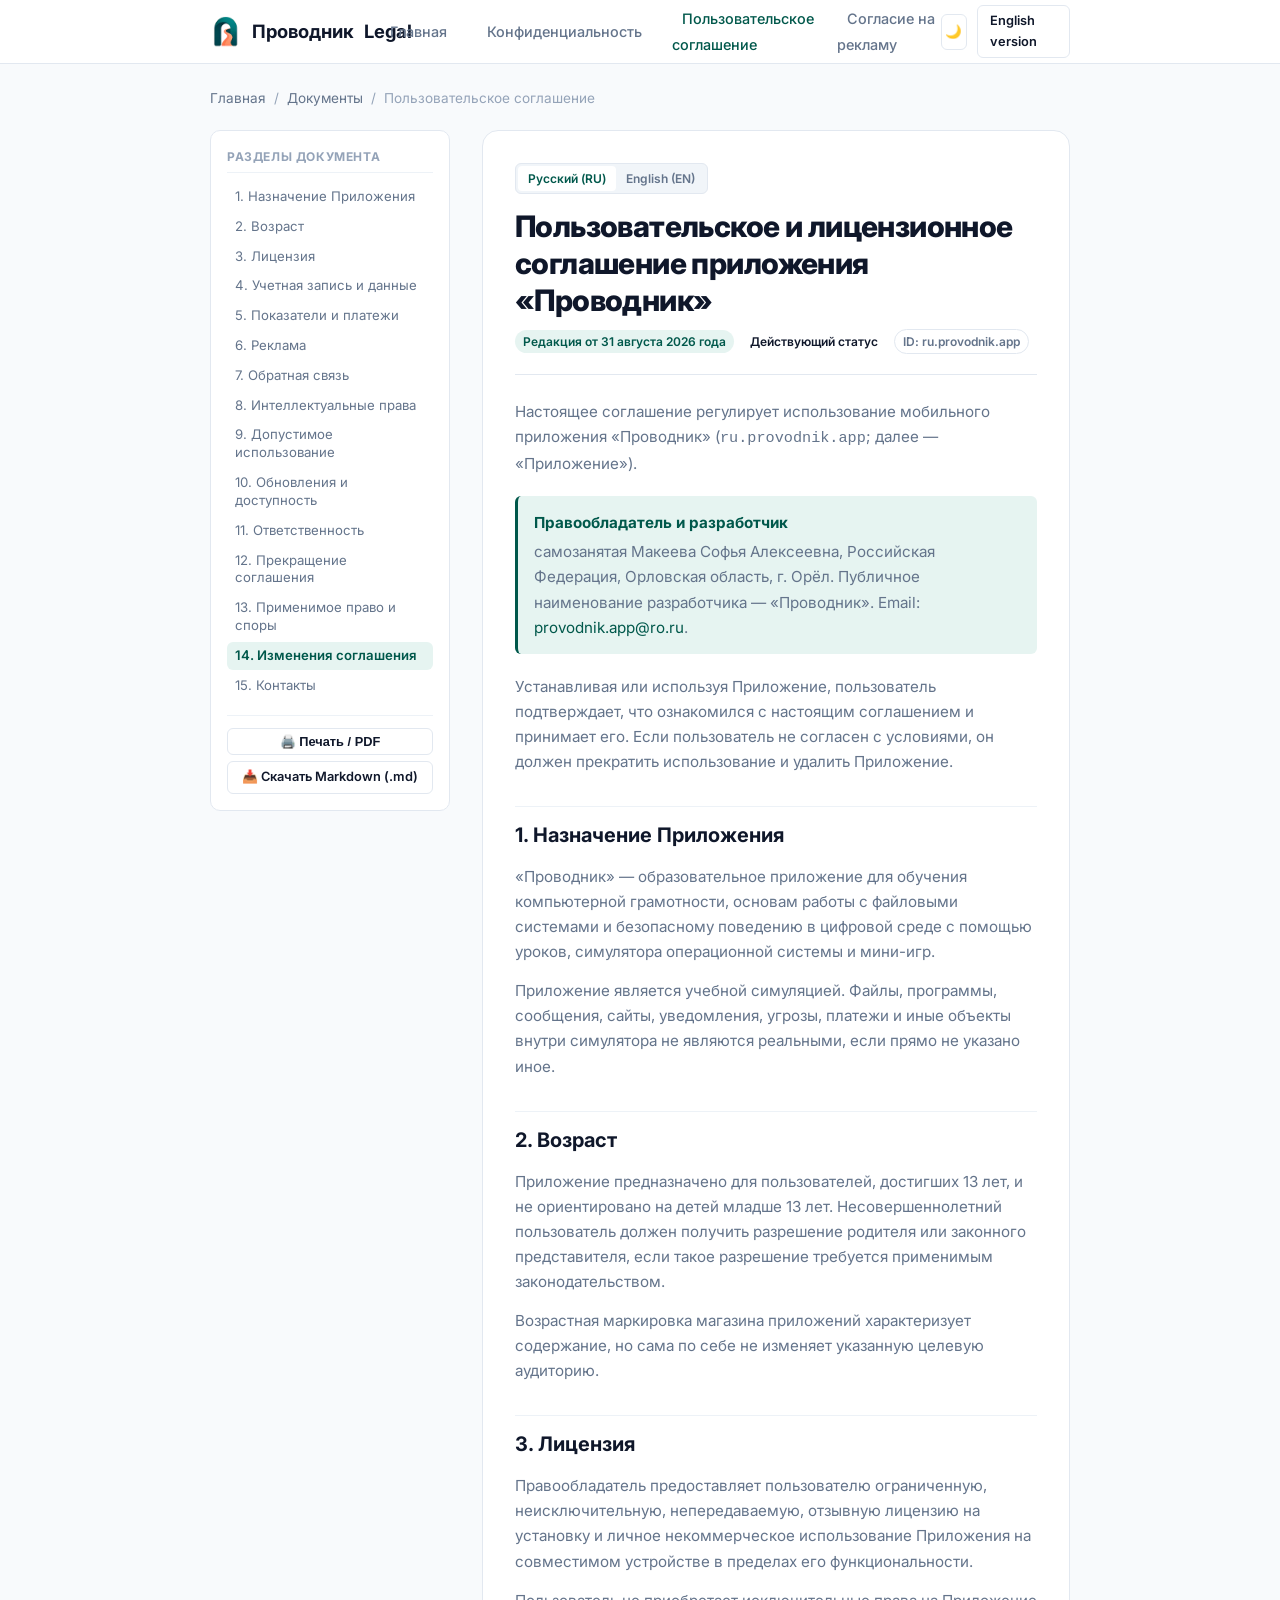
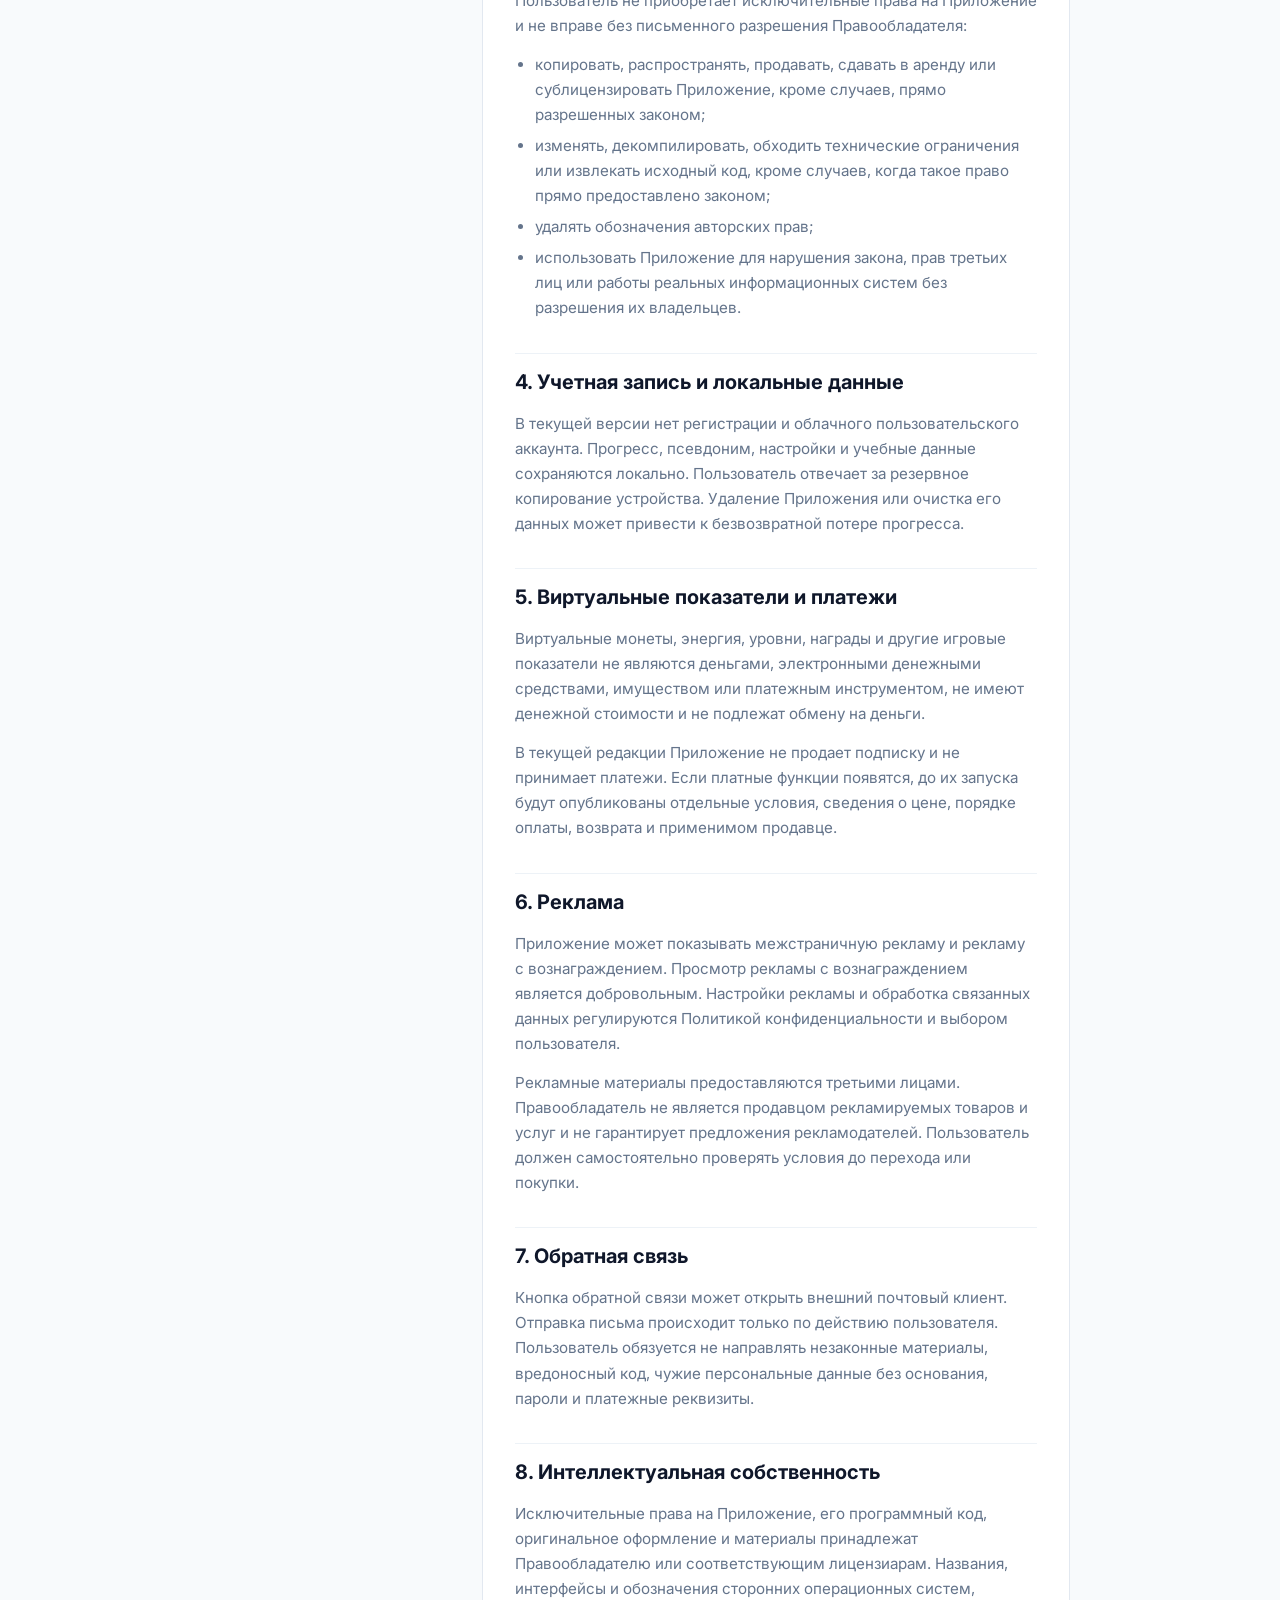
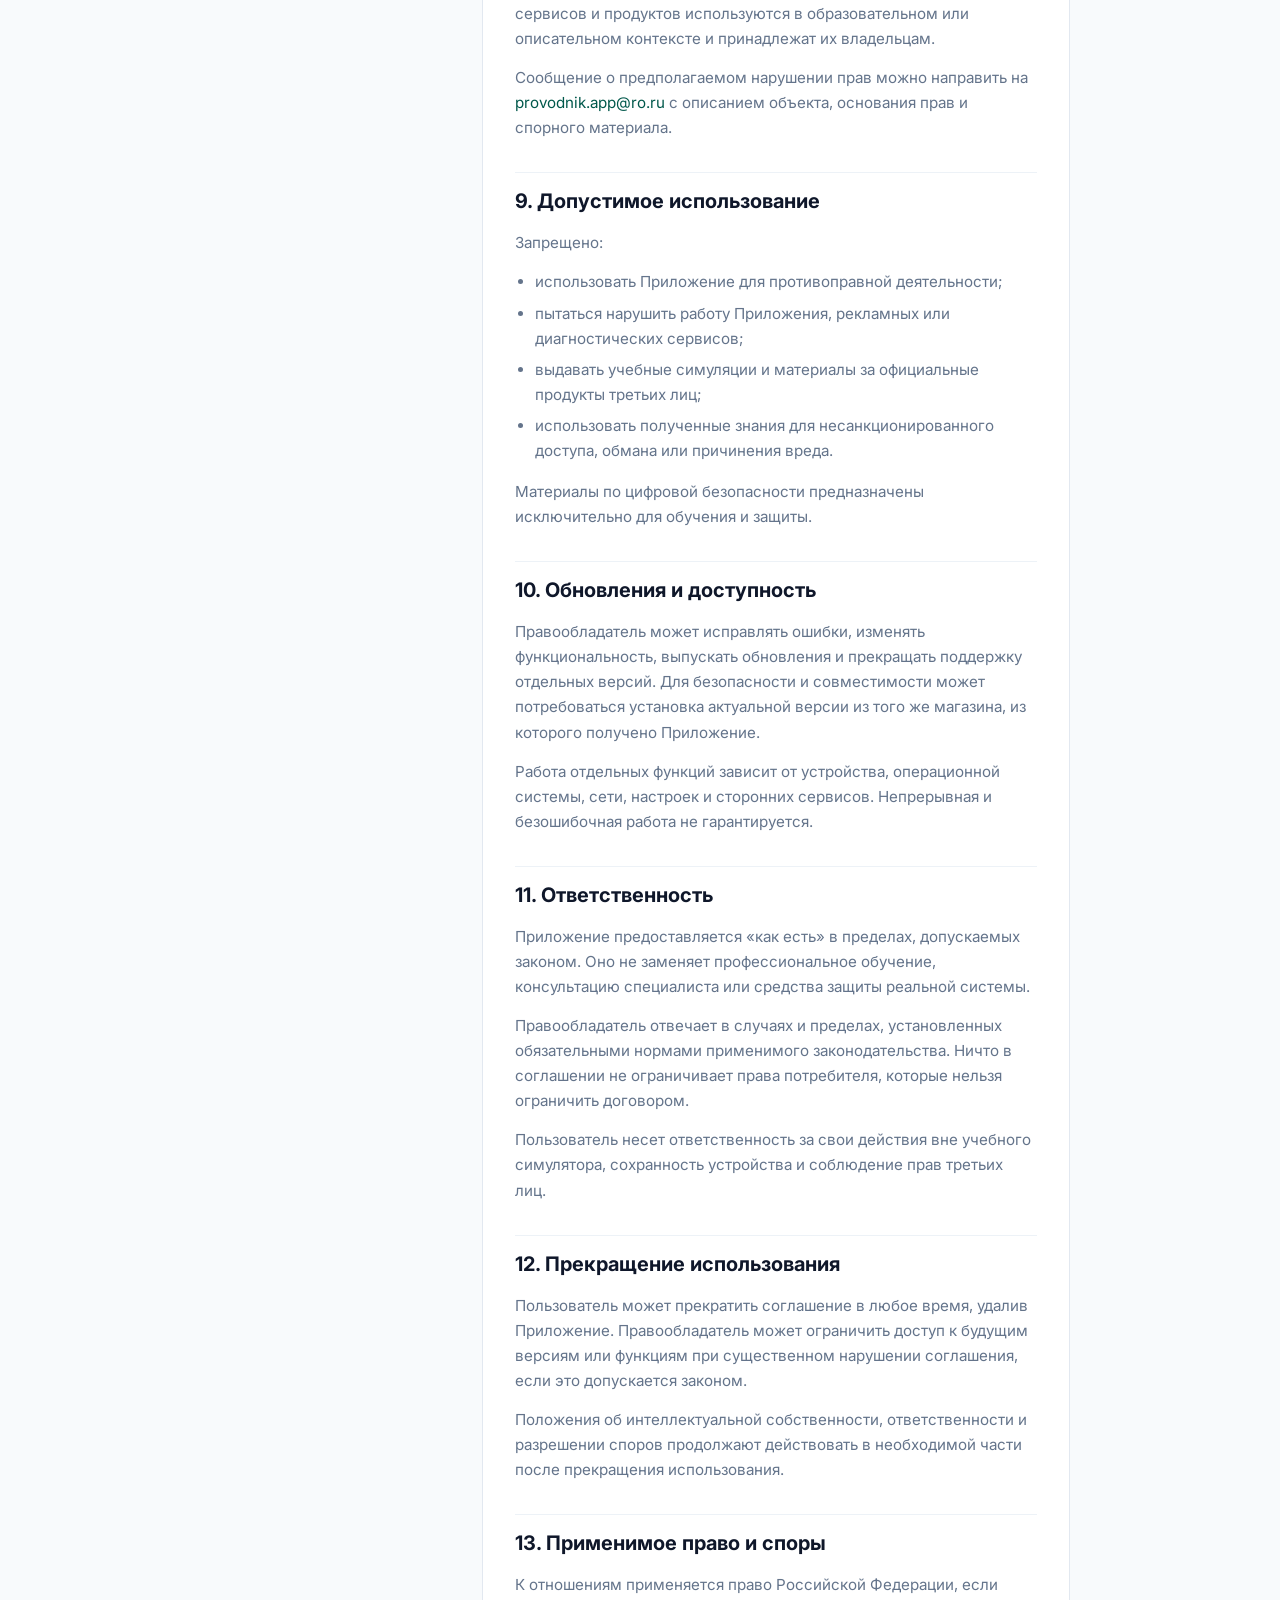
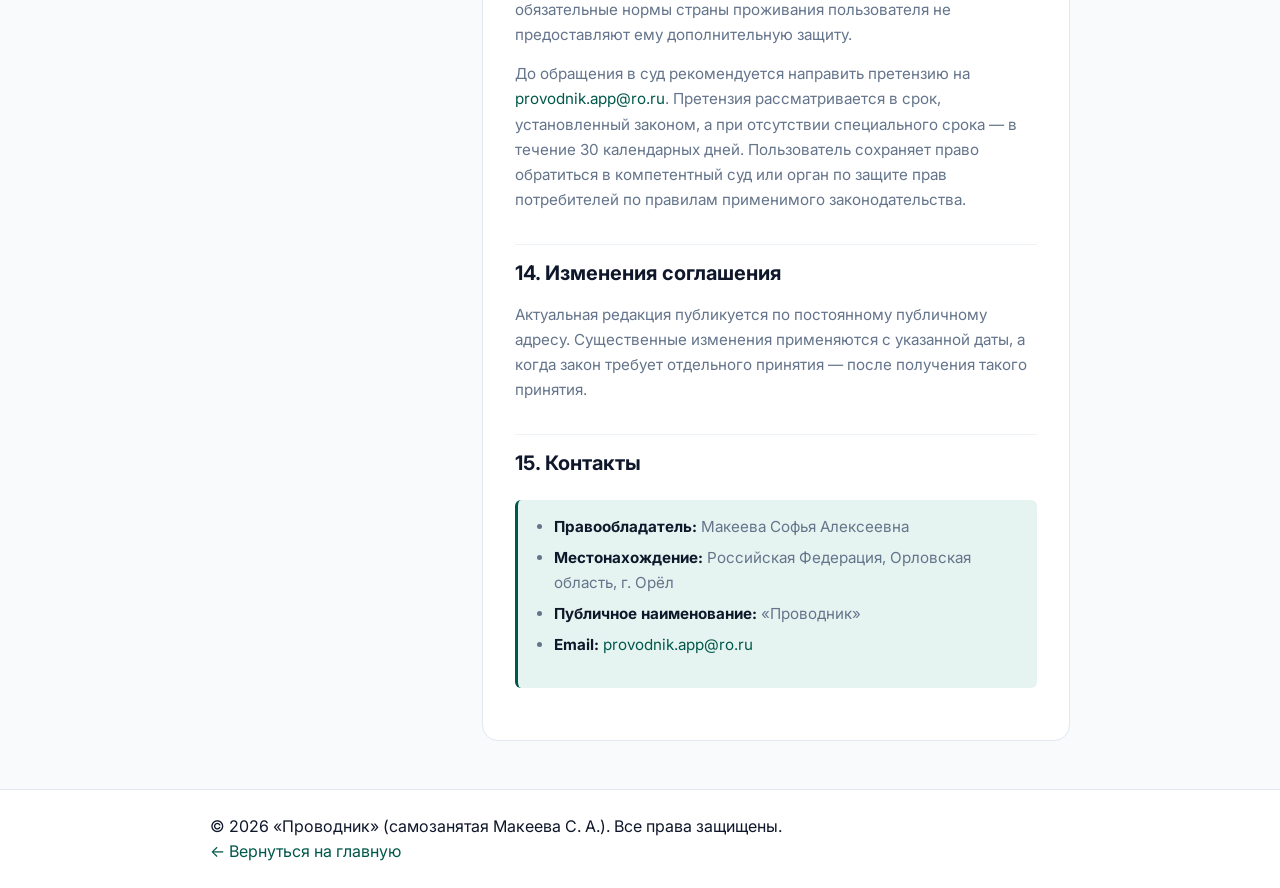
<file: terms.html>
<!DOCTYPE html>
<html lang="ru">
<head>
  <meta charset="UTF-8">
  <meta name="viewport" content="width=device-width, initial-scale=1.0">
  <title>Пользовательское и лицензионное соглашение — Проводник (ru.provodnik.app)</title>
  <meta name="description" content="Пользовательское и лицензионное соглашение приложения «Проводник» (ru.provodnik.app). Редакция от 31 августа 2026 года.">
  <link rel="icon" type="image/webp" href="./assets/logo.webp">
  <link rel="preconnect" href="https://fonts.googleapis.com">
  <link rel="preconnect" href="https://fonts.gstatic.com" crossorigin>
  <link href="https://fonts.googleapis.com/css2?family=Inter:wght@400;500;600;700;800&family=JetBrains+Mono:wght@400;600&display=swap" rel="stylesheet">
  <link rel="stylesheet" href="./style.css">
</head>
<body>

  <!-- Шапка сайта -->
  <header class="site-header">
    <div class="header-container">
      <a href="./index.html" class="brand-link">
        <img src="./assets/logo.webp" alt="Логотип Проводник" class="brand-logo">
        <span>Проводник</span>
        <span class="brand-badge">Legal</span>
      </a>

      <nav>
        <ul class="nav-menu">
          <li><a href="./index.html" class="nav-link">Главная</a></li>
          <li><a href="./privacy.html" class="nav-link">Конфиденциальность</a></li>
          <li><a href="./terms.html" class="nav-link active">Пользовательское соглашение</a></li>
          <li><a href="./consent.html" class="nav-link">Согласие на рекламу</a></li>
        </ul>
      </nav>

      <div class="header-actions">
        <button id="theme-toggle" class="btn-icon" aria-label="Переключить тему" title="Переключить тему">🌙</button>
        <a href="./terms-en.html" class="btn btn-secondary btn-sm">English version</a>
      </div>
    </div>
  </header>

  <!-- Тело страницы документа -->
  <main class="main-content doc-page">
    <div class="container">
      
      <!-- Хлебные крошки -->
      <div class="doc-breadcrumbs">
        <a href="./index.html">Главная</a>
        <span>/</span>
        <a href="./index.html#legal">Документы</a>
        <span>/</span>
        <span>Пользовательское соглашение</span>
      </div>

      <div class="doc-layout">
        
        <!-- Сайдбар оглавления -->
        <aside class="doc-sidebar">
          <div class="toc-title">Разделы документа</div>
          <nav>
            <ul class="toc-nav">
              <li><a href="#sec-1" class="toc-link">1. Назначение Приложения</a></li>
              <li><a href="#sec-2" class="toc-link">2. Возраст</a></li>
              <li><a href="#sec-3" class="toc-link">3. Лицензия</a></li>
              <li><a href="#sec-4" class="toc-link">4. Учетная запись и данные</a></li>
              <li><a href="#sec-5" class="toc-link">5. Показатели и платежи</a></li>
              <li><a href="#sec-6" class="toc-link">6. Реклама</a></li>
              <li><a href="#sec-7" class="toc-link">7. Обратная связь</a></li>
              <li><a href="#sec-8" class="toc-link">8. Интеллектуальные права</a></li>
              <li><a href="#sec-9" class="toc-link">9. Допустимое использование</a></li>
              <li><a href="#sec-10" class="toc-link">10. Обновления и доступность</a></li>
              <li><a href="#sec-11" class="toc-link">11. Ответственность</a></li>
              <li><a href="#sec-12" class="toc-link">12. Прекращение соглашения</a></li>
              <li><a href="#sec-13" class="toc-link">13. Применимое право и споры</a></li>
              <li><a href="#sec-14" class="toc-link">14. Изменения соглашения</a></li>
              <li><a href="#sec-15" class="toc-link">15. Контакты</a></li>
            </ul>
          </nav>

          <div class="sidebar-actions">
            <button id="print-doc-btn" class="btn btn-secondary btn-sm" style="width: 100%;">
              <span>🖨️ Печать / PDF</span>
            </button>
            <a href="./docs/legal/TERMS_OF_USE_RU.md" download class="btn btn-secondary btn-sm" style="width: 100%; text-align: center;">
              <span>📥 Скачать Markdown (.md)</span>
            </a>
          </div>
        </aside>

        <!-- Текст документа -->
        <article class="doc-content-wrap">
          
          <div class="doc-header">
            <div class="doc-lang-switch">
              <span class="doc-lang-btn active">Русский (RU)</span>
              <a href="./terms-en.html" class="doc-lang-btn">English (EN)</a>
            </div>

            <h1 class="doc-title">Пользовательское и лицензионное соглашение приложения «Проводник»</h1>
            
            <div class="doc-meta-banner">
              <span class="badge badge-primary">Редакция от 31 августа 2026 года</span>
              <span class="badge badge-success">Действующий статус</span>
              <span class="badge badge-outline">ID: ru.provodnik.app</span>
            </div>
          </div>

          <div class="doc-body">
            
            <p>
              Настоящее соглашение регулирует использование мобильного приложения «Проводник» (<code>ru.provodnik.app</code>; далее — «Приложение»).
            </p>

            <div class="callout">
              <div class="callout-title">Правообладатель и разработчик</div>
              <p style="margin-bottom: 0;">
                самозанятая Макеева Софья Алексеевна, Российская Федерация, Орловская область, г. Орёл. Публичное наименование разработчика — «Проводник». Email: <a href="mailto:provodnik.app@ro.ru">provodnik.app@ro.ru</a>.
              </p>
            </div>

            <p>
              Устанавливая или используя Приложение, пользователь подтверждает, что ознакомился с настоящим соглашением и принимает его. Если пользователь не согласен с условиями, он должен прекратить использование и удалить Приложение.
            </p>

            <section id="sec-1">
              <h2>1. Назначение Приложения</h2>
              <p>
                «Проводник» — образовательное приложение для обучения компьютерной грамотности, основам работы с файловыми системами и безопасному поведению в цифровой среде с помощью уроков, симулятора операционной системы и мини-игр.
              </p>
              <p>
                Приложение является учебной симуляцией. Файлы, программы, сообщения, сайты, уведомления, угрозы, платежи и иные объекты внутри симулятора не являются реальными, если прямо не указано иное.
              </p>
            </section>

            <section id="sec-2">
              <h2>2. Возраст</h2>
              <p>
                Приложение предназначено для пользователей, достигших 13 лет, и не ориентировано на детей младше 13 лет. Несовершеннолетний пользователь должен получить разрешение родителя или законного представителя, если такое разрешение требуется применимым законодательством.
              </p>
              <p>
                Возрастная маркировка магазина приложений характеризует содержание, но сама по себе не изменяет указанную целевую аудиторию.
              </p>
            </section>

            <section id="sec-3">
              <h2>3. Лицензия</h2>
              <p>
                Правообладатель предоставляет пользователю ограниченную, неисключительную, непередаваемую, отзывную лицензию на установку и личное некоммерческое использование Приложения на совместимом устройстве в пределах его функциональности.
              </p>
              <p>
                Пользователь не приобретает исключительные права на Приложение и не вправе без письменного разрешения Правообладателя:
              </p>
              <ul>
                <li>копировать, распространять, продавать, сдавать в аренду или сублицензировать Приложение, кроме случаев, прямо разрешенных законом;</li>
                <li>изменять, декомпилировать, обходить технические ограничения или извлекать исходный код, кроме случаев, когда такое право прямо предоставлено законом;</li>
                <li>удалять обозначения авторских прав;</li>
                <li>использовать Приложение для нарушения закона, прав третьих лиц или работы реальных информационных систем без разрешения их владельцев.</li>
              </ul>
            </section>

            <section id="sec-4">
              <h2>4. Учетная запись и локальные данные</h2>
              <p>
                В текущей версии нет регистрации и облачного пользовательского аккаунта. Прогресс, псевдоним, настройки и учебные данные сохраняются локально. Пользователь отвечает за резервное копирование устройства. Удаление Приложения или очистка его данных может привести к безвозвратной потере прогресса.
              </p>
            </section>

            <section id="sec-5">
              <h2>5. Виртуальные показатели и платежи</h2>
              <p>
                Виртуальные монеты, энергия, уровни, награды и другие игровые показатели не являются деньгами, электронными денежными средствами, имуществом или платежным инструментом, не имеют денежной стоимости и не подлежат обмену на деньги.
              </p>
              <p>
                В текущей редакции Приложение не продает подписку и не принимает платежи. Если платные функции появятся, до их запуска будут опубликованы отдельные условия, сведения о цене, порядке оплаты, возврата и применимом продавце.
              </p>
            </section>

            <section id="sec-6">
              <h2>6. Реклама</h2>
              <p>
                Приложение может показывать межстраничную рекламу и рекламу с вознаграждением. Просмотр рекламы с вознаграждением является добровольным. Настройки рекламы и обработка связанных данных регулируются Политикой конфиденциальности и выбором пользователя.
              </p>
              <p>
                Рекламные материалы предоставляются третьими лицами. Правообладатель не является продавцом рекламируемых товаров и услуг и не гарантирует предложения рекламодателей. Пользователь должен самостоятельно проверять условия до перехода или покупки.
              </p>
            </section>

            <section id="sec-7">
              <h2>7. Обратная связь</h2>
              <p>
                Кнопка обратной связи может открыть внешний почтовый клиент. Отправка письма происходит только по действию пользователя. Пользователь обязуется не направлять незаконные материалы, вредоносный код, чужие персональные данные без основания, пароли и платежные реквизиты.
              </p>
            </section>

            <section id="sec-8">
              <h2>8. Интеллектуальная собственность</h2>
              <p>
                Исключительные права на Приложение, его программный код, оригинальное оформление и материалы принадлежат Правообладателю или соответствующим лицензиарам. Названия, интерфейсы и обозначения сторонних операционных систем, сервисов и продуктов используются в образовательном или описательном контексте и принадлежат их владельцам.
              </p>
              <p>
                Сообщение о предполагаемом нарушении прав можно направить на <a href="mailto:provodnik.app@ro.ru">provodnik.app@ro.ru</a> с описанием объекта, основания прав и спорного материала.
              </p>
            </section>

            <section id="sec-9">
              <h2>9. Допустимое использование</h2>
              <p>Запрещено:</p>
              <ul>
                <li>использовать Приложение для противоправной деятельности;</li>
                <li>пытаться нарушить работу Приложения, рекламных или диагностических сервисов;</li>
                <li>выдавать учебные симуляции и материалы за официальные продукты третьих лиц;</li>
                <li>использовать полученные знания для несанкционированного доступа, обмана или причинения вреда.</li>
              </ul>
              <p>
                Материалы по цифровой безопасности предназначены исключительно для обучения и защиты.
              </p>
            </section>

            <section id="sec-10">
              <h2>10. Обновления и доступность</h2>
              <p>
                Правообладатель может исправлять ошибки, изменять функциональность, выпускать обновления и прекращать поддержку отдельных версий. Для безопасности и совместимости может потребоваться установка актуальной версии из того же магазина, из которого получено Приложение.
              </p>
              <p>
                Работа отдельных функций зависит от устройства, операционной системы, сети, настроек и сторонних сервисов. Непрерывная и безошибочная работа не гарантируется.
              </p>
            </section>

            <section id="sec-11">
              <h2>11. Ответственность</h2>
              <p>
                Приложение предоставляется «как есть» в пределах, допускаемых законом. Оно не заменяет профессиональное обучение, консультацию специалиста или средства защиты реальной системы.
              </p>
              <p>
                Правообладатель отвечает в случаях и пределах, установленных обязательными нормами применимого законодательства. Ничто в соглашении не ограничивает права потребителя, которые нельзя ограничить договором.
              </p>
              <p>
                Пользователь несет ответственность за свои действия вне учебного симулятора, сохранность устройства и соблюдение прав третьих лиц.
              </p>
            </section>

            <section id="sec-12">
              <h2>12. Прекращение использования</h2>
              <p>
                Пользователь может прекратить соглашение в любое время, удалив Приложение. Правообладатель может ограничить доступ к будущим версиям или функциям при существенном нарушении соглашения, если это допускается законом.
              </p>
              <p>
                Положения об интеллектуальной собственности, ответственности и разрешении споров продолжают действовать в необходимой части после прекращения использования.
              </p>
            </section>

            <section id="sec-13">
              <h2>13. Применимое право и споры</h2>
              <p>
                К отношениям применяется право Российской Федерации, если обязательные нормы страны проживания пользователя не предоставляют ему дополнительную защиту.
              </p>
              <p>
                До обращения в суд рекомендуется направить претензию на <a href="mailto:provodnik.app@ro.ru">provodnik.app@ro.ru</a>. Претензия рассматривается в срок, установленный законом, а при отсутствии специального срока — в течение 30 календарных дней. Пользователь сохраняет право обратиться в компетентный суд или орган по защите прав потребителей по правилам применимого законодательства.
              </p>
            </section>

            <section id="sec-14">
              <h2>14. Изменения соглашения</h2>
              <p>
                Актуальная редакция публикуется по постоянному публичному адресу. Существенные изменения применяются с указанной даты, а когда закон требует отдельного принятия — после получения такого принятия.
              </p>
            </section>

            <section id="sec-15">
              <h2>15. Контакты</h2>
              <div class="callout">
                <ul>
                  <li><strong>Правообладатель:</strong> Макеева Софья Алексеевна</li>
                  <li><strong>Местонахождение:</strong> Российская Федерация, Орловская область, г. Орёл</li>
                  <li><strong>Публичное наименование:</strong> «Проводник»</li>
                  <li><strong>Email:</strong> <a href="mailto:provodnik.app@ro.ru">provodnik.app@ro.ru</a></li>
                </ul>
              </div>
            </section>

          </div>
        </article>

      </div>
    </div>
  </main>

  <!-- Подвал сайта -->
  <footer class="site-footer">
    <div class="container">
      <div class="footer-bottom" style="border: none; padding-top: 0;">
        <div>
          © 2026 «Проводник» (самозанятая Макеева С. А.). Все права защищены.
        </div>
        <div>
          <a href="./index.html">← Вернуться на главную</a>
        </div>
      </div>
    </div>
  </footer>

  <script src="./script.js"></script>
</body>
</html>
</file>
<file: style.css>
/* ==========================================================================
   Проводник — Официальный сайт и правовые документы
   Минималистичная дизайн-система приложения
   ========================================================================== */

:root {
  /* Фирменная палитра из lib/app_shell/ui_components.dart */
  --primary: #00584B;
  --primary-light: #E6F4F1;
  --primary-hover: #00453A;
  --primary-glow: rgba(0, 88, 75, 0.15);
  
  --accent: #FF6B00;
  --accent-light: #FFF3E8;
  
  --energy-red: #E11D48;
  --energy-light: #FFE4E6;
  
  --gold: #FFB300;
  --gold-light: #FFF9E6;
  
  --bg-color: #F8FAFC;
  --surface: #FFFFFF;
  --surface-alt: #F1F5F9;
  
  --border: #E2E8F0;
  --border-subtle: #EDF2F7;
  
  --text-dark: #0F172A;
  --text-gray: #64748B;
  --text-muted: #94A3B8;
  --text-inverse: #FFFFFF;
  
  --shadow-sm: 0 1px 2px 0 rgba(15, 23, 42, 0.05);
  --shadow-md: 0 4px 6px -1px rgba(15, 23, 42, 0.06), 0 2px 4px -2px rgba(15, 23, 42, 0.04);
  --shadow-lg: 0 10px 15px -3px rgba(15, 23, 42, 0.08), 0 4px 6px -4px rgba(15, 23, 42, 0.04);
  --shadow-card: 0 10px 25px -5px rgba(15, 23, 42, 0.08), 0 8px 10px -6px rgba(15, 23, 42, 0.03);
  
  --radius-sm: 6px;
  --radius-md: 10px;
  --radius-lg: 16px;
  --radius-xl: 20px;
  --radius-full: 9999px;
  
  --font-sans: 'Inter', system-ui, -apple-system, BlinkMacSystemFont, 'Segoe UI', Roboto, sans-serif;
  --font-mono: ui-monospace, SFMono-Regular, Menlo, Monaco, Consolas, monospace;
  
  --max-w-content: 900px;
  --max-w-narrow: 760px;
  --max-w-doc: 840px;
  --header-height: 64px;
}

/* Темная тема */
[data-theme="dark"] {
  --primary: #14B8A6;
  --primary-light: rgba(20, 184, 166, 0.15);
  --primary-hover: #2DD4BF;
  --primary-glow: rgba(20, 184, 166, 0.25);
  
  --accent: #FB923C;
  --accent-light: rgba(251, 146, 60, 0.15);
  
  --bg-color: #090D16;
  --surface: #111827;
  --surface-alt: #161F30;
  
  --border: #243046;
  --border-subtle: #1E293B;
  
  --text-dark: #F1F5F9;
  --text-gray: #94A3B8;
  --text-muted: #64748B;
  
  --shadow-sm: 0 1px 2px 0 rgba(0, 0, 0, 0.5);
  --shadow-md: 0 4px 6px -1px rgba(0, 0, 0, 0.4);
  --shadow-lg: 0 10px 15px -3px rgba(0, 0, 0, 0.45);
  --shadow-card: 0 10px 25px -5px rgba(0, 0, 0, 0.6), 0 0 0 1px rgba(255, 255, 255, 0.05);
}

/* Базовые настройки */
*, *::before, *::after {
  box-sizing: border-box;
  margin: 0;
  padding: 0;
}

html {
  font-family: var(--font-sans);
  font-size: 16px;
  line-height: 1.6;
  color: var(--text-dark);
  background-color: var(--bg-color);
  scroll-behavior: smooth;
  -webkit-font-smoothing: antialiased;
}

body {
  min-height: 100vh;
  display: flex;
  flex-direction: column;
  color: var(--text-dark);
  background-color: var(--bg-color);
  transition: background-color 0.2s ease, color 0.2s ease;
}

a {
  color: var(--primary);
  text-decoration: none;
  transition: color 0.15s ease;
}

a:hover {
  color: var(--primary-hover);
}

img {
  display: block;
  max-width: 100%;
}

/* ==========================================================================
   Шапка (Header)
   ========================================================================== */
.site-header {
  position: sticky;
  top: 0;
  z-index: 100;
  height: var(--header-height);
  background-color: rgba(255, 255, 255, 0.9);
  backdrop-filter: blur(10px);
  -webkit-backdrop-filter: blur(10px);
  border-bottom: 1px solid var(--border);
}

[data-theme="dark"] .site-header {
  background-color: rgba(17, 24, 39, 0.9);
}

.header-container {
  max-width: var(--max-w-content);
  height: 100%;
  margin: 0 auto;
  padding: 0 20px;
  display: flex;
  align-items: center;
  justify-content: space-between;
}

.brand-link {
  display: flex;
  align-items: center;
  gap: 10px;
  color: var(--text-dark);
  font-weight: 700;
  font-size: 1.15rem;
}

.brand-logo {
  width: 32px;
  height: 32px;
  border-radius: 8px;
}

.nav-menu {
  display: flex;
  align-items: center;
  gap: 20px;
  list-style: none;
}

.nav-link {
  font-size: 0.9rem;
  font-weight: 500;
  color: var(--text-gray);
  padding: 6px 10px;
  border-radius: var(--radius-sm);
  transition: all 0.15s ease;
}

.nav-link:hover, .nav-link.active {
  color: var(--primary);
}

.header-actions {
  display: flex;
  align-items: center;
  gap: 10px;
}

.btn-icon {
  background: var(--surface);
  border: 1px solid var(--border);
  color: var(--text-gray);
  width: 36px;
  height: 36px;
  border-radius: var(--radius-sm);
  display: inline-flex;
  align-items: center;
  justify-content: center;
  cursor: pointer;
  transition: all 0.15s ease;
}

.btn-icon:hover {
  background: var(--surface-alt);
  color: var(--text-dark);
}

/* ==========================================================================
   Кнопки и бейджи
   ========================================================================== */
.btn {
  display: inline-flex;
  align-items: center;
  justify-content: center;
  gap: 6px;
  padding: 8px 16px;
  border-radius: var(--radius-sm);
  font-weight: 600;
  font-size: 0.875rem;
  cursor: pointer;
  transition: all 0.15s ease;
  border: 1px solid transparent;
}

.btn-primary {
  background-color: var(--primary);
  color: var(--text-inverse);
}

.btn-primary:hover {
  background-color: var(--primary-hover);
  color: var(--text-inverse);
}

.btn-secondary {
  background-color: var(--surface);
  color: var(--text-dark);
  border-color: var(--border);
}

.btn-secondary:hover {
  background-color: var(--surface-alt);
  color: var(--text-dark);
}

.btn-sm {
  padding: 5px 12px;
  font-size: 0.8rem;
}

.badge {
  display: inline-flex;
  align-items: center;
  gap: 4px;
  padding: 2px 8px;
  border-radius: var(--radius-full);
  font-size: 0.75rem;
  font-weight: 600;
}

.badge-primary {
  background-color: var(--primary-light);
  color: var(--primary);
}

.badge-accent {
  background-color: var(--accent-light);
  color: var(--accent);
}

.badge-outline {
  background: transparent;
  border: 1px solid var(--border);
  color: var(--text-gray);
}

/* ==========================================================================
   Контейнеры и секции
   ========================================================================== */
.main-content {
  flex: 1;
  width: 100%;
}

.container {
  max-width: var(--max-w-content);
  margin: 0 auto;
  padding: 0 20px;
}

.container-narrow {
  max-width: var(--max-w-narrow);
}

.section {
  padding: 48px 0;
}

.section-header {
  margin-bottom: 24px;
}

.section-title {
  font-size: 1.4rem;
  font-weight: 700;
  margin-bottom: 6px;
}

.section-desc {
  font-size: 0.925rem;
  color: var(--text-gray);
  line-height: 1.5;
}

/* ==========================================================================
   Hero секция
   ========================================================================== */
.hero-section {
  padding: 40px 0 48px;
  background: linear-gradient(180deg, var(--primary-light) 0%, var(--bg-color) 100%);
  border-bottom: 1px solid var(--border);
}

[data-theme="dark"] .hero-section {
  background: linear-gradient(180deg, rgba(20, 184, 166, 0.08) 0%, var(--bg-color) 100%);
}

.hero-compact {
  max-width: 780px;
}

.hero-center-content {
  text-align: center;
  margin-bottom: 24px;
}

.hero-badge-tag {
  display: inline-block;
  font-family: var(--font-mono);
  font-size: 0.8rem;
  font-weight: 600;
  color: var(--primary);
  background: var(--surface);
  border: 1px solid var(--border);
  padding: 2px 10px;
  border-radius: var(--radius-full);
  margin-bottom: 10px;
}

.hero-title {
  font-size: 2.2rem;
  font-weight: 800;
  letter-spacing: -0.02em;
  color: var(--text-dark);
  margin-bottom: 8px;
}

.hero-subtitle {
  font-size: 1rem;
  line-height: 1.5;
  color: var(--text-gray);
  max-width: 580px;
  margin: 0 auto;
}

/* ==========================================================================
   ✨ Точная имитация Flutter-интерфейса (App Shell Mockup)
   ========================================================================== */
.app-ui-frame {
  background: var(--surface);
  border: 1px solid var(--border);
  border-radius: var(--radius-xl);
  box-shadow: var(--shadow-card);
  overflow: hidden;
  display: flex;
  flex-direction: column;
}

/* TopBar */
.app-ui-topbar {
  height: 52px;
  background: var(--surface);
  border-bottom: 1px solid var(--border);
  padding: 0 18px;
  display: flex;
  align-items: center;
  justify-content: space-between;
}

.app-ui-title {
  font-size: 0.9rem;
  font-weight: 800;
  letter-spacing: 0.08em;
  color: var(--primary);
}

.app-ui-resources {
  display: flex;
  align-items: center;
  gap: 8px;
}

.app-pill {
  display: inline-flex;
  align-items: center;
  gap: 5px;
  padding: 4px 10px;
  border-radius: 12px;
  font-size: 0.8rem;
  font-weight: 700;
  border: 1px solid transparent;
}

.app-pill-icon {
  width: 14px;
  height: 14px;
}

.app-pill-heart {
  background-color: var(--energy-light);
  color: var(--energy-red);
  border-color: #FECDD3;
}

.app-pill-coin {
  background-color: var(--gold-light);
  color: #B45309;
  border-color: #FDE68A;
}

.app-pill-streak {
  background-color: var(--accent-light);
  color: var(--accent);
  border-color: #FFEDD5;
}

/* Body */
.app-ui-body {
  padding: 20px;
  background: #F8FAFA;
}

[data-theme="dark"] .app-ui-body {
  background: #0D131F;
}

.app-ui-greeting {
  display: flex;
  align-items: center;
  justify-content: space-between;
  margin-bottom: 16px;
}

.app-greeting-name {
  font-size: 1.05rem;
  font-weight: 800;
  color: var(--text-dark);
}

.app-greeting-sub {
  font-size: 0.8rem;
  color: var(--text-gray);
  font-weight: 500;
}

.app-badge-level {
  font-size: 0.75rem;
  font-weight: 700;
  color: var(--primary);
  background: var(--primary-light);
  padding: 4px 10px;
  border-radius: var(--radius-full);
}

/* Active Course Card */
.app-course-card {
  background: var(--surface);
  border: 1px solid var(--border);
  border-radius: var(--radius-lg);
  padding: 18px;
  box-shadow: var(--shadow-sm);
  margin-bottom: 18px;
}

.app-course-header {
  display: flex;
  justify-content: space-between;
  align-items: flex-start;
  margin-bottom: 12px;
}

.app-course-tag {
  font-size: 0.7rem;
  font-weight: 800;
  letter-spacing: 0.06em;
  color: var(--text-muted);
  text-transform: uppercase;
  margin-bottom: 2px;
}

.app-course-lesson-title {
  font-size: 0.95rem;
  font-weight: 700;
  color: var(--text-dark);
}

.app-course-percent {
  font-size: 0.85rem;
  font-weight: 800;
  color: var(--primary);
}

.app-progress-track {
  height: 6px;
  background: var(--surface-alt);
  border-radius: var(--radius-full);
  overflow: hidden;
  margin-bottom: 14px;
}

.app-progress-fill {
  height: 100%;
  background: var(--primary);
  border-radius: var(--radius-full);
}

.app-lesson-steps {
  display: grid;
  grid-template-columns: repeat(4, 1fr);
  gap: 8px;
  margin-bottom: 14px;
}

.app-step-item {
  display: flex;
  align-items: center;
  gap: 6px;
  padding: 6px 8px;
  background: var(--surface-alt);
  border-radius: var(--radius-sm);
  font-size: 0.75rem;
  font-weight: 600;
  color: var(--text-muted);
}

.app-step-item.done {
  background: var(--primary-light);
  color: var(--primary);
}

.app-step-item.active {
  background: var(--primary);
  color: #FFFFFF;
}

.app-step-icon {
  font-size: 0.85rem;
}

.app-course-action {
  display: flex;
}

.app-btn-continue {
  width: 100%;
  padding: 10px 16px;
  background: var(--accent);
  color: #FFFFFF;
  border-radius: var(--radius-md);
  font-size: 0.85rem;
  font-weight: 700;
  display: flex;
  align-items: center;
  justify-content: center;
  gap: 8px;
  cursor: pointer;
  transition: opacity 0.15s ease;
}

.app-btn-continue:hover {
  opacity: 0.92;
}

/* Sandboxes */
.app-section-label {
  font-size: 0.75rem;
  font-weight: 700;
  text-transform: uppercase;
  letter-spacing: 0.05em;
  color: var(--text-muted);
  margin-bottom: 10px;
}

.app-os-grid {
  display: grid;
  grid-template-columns: repeat(3, 1fr);
  gap: 10px;
}

.app-os-card {
  background: var(--surface);
  border: 1px solid var(--border);
  border-radius: var(--radius-md);
  padding: 12px;
}

.app-os-header {
  display: flex;
  align-items: center;
  gap: 6px;
  margin-bottom: 4px;
}

.app-os-logo {
  font-size: 1rem;
}

.app-os-name {
  font-size: 0.825rem;
  font-weight: 700;
  color: var(--text-dark);
}

.app-os-desc {
  font-size: 0.7rem;
  color: var(--text-gray);
  line-height: 1.35;
}

/* Bottom Nav */
.app-ui-bottomnav {
  height: 54px;
  background: var(--surface);
  border-top: 1px solid var(--border);
  display: grid;
  grid-template-columns: repeat(6, 1fr);
  align-items: center;
}

.app-nav-tab {
  display: flex;
  flex-direction: column;
  align-items: center;
  gap: 2px;
  font-size: 0.65rem;
  font-weight: 600;
  color: var(--text-muted);
}

.app-nav-tab.active {
  color: var(--primary);
}

.app-nav-icon {
  font-size: 1rem;
  line-height: 1;
}

/* ==========================================================================
   Таблица документов
   ========================================================================== */
.docs-table-wrap {
  background: var(--surface);
  border: 1px solid var(--border);
  border-radius: var(--radius-md);
  overflow: hidden;
  box-shadow: var(--shadow-sm);
}

.docs-table {
  width: 100%;
  border-collapse: collapse;
  text-align: left;
}

.docs-table th, .docs-table td {
  padding: 12px 16px;
  border-bottom: 1px solid var(--border);
}

.docs-table th {
  background: var(--surface-alt);
  font-size: 0.725rem;
  text-transform: uppercase;
  letter-spacing: 0.05em;
  color: var(--text-muted);
  font-weight: 600;
}

.docs-table tr:last-child td {
  border-bottom: none;
}

.docs-table td strong {
  font-size: 0.9rem;
  color: var(--text-dark);
}

.doc-subtext {
  font-size: 0.775rem;
  color: var(--text-muted);
  margin-top: 2px;
}

.doc-link-btn {
  font-size: 0.825rem;
  font-weight: 600;
  color: var(--primary);
  display: inline-block;
  padding: 3px 8px;
  border-radius: var(--radius-sm);
}

.doc-link-btn:hover {
  background: var(--primary-light);
}

/* ==========================================================================
   Страницы документов (Legal Layout)
   ========================================================================== */
.doc-page {
  padding: 24px 0 48px;
}

.doc-breadcrumbs {
  display: flex;
  align-items: center;
  gap: 8px;
  font-size: 0.85rem;
  color: var(--text-muted);
  margin-bottom: 20px;
}

.doc-breadcrumbs a {
  color: var(--text-gray);
}

.doc-breadcrumbs a:hover {
  color: var(--primary);
}

.doc-layout {
  display: grid;
  grid-template-columns: 240px 1fr;
  gap: 32px;
  align-items: flex-start;
}

.doc-sidebar {
  position: sticky;
  top: calc(var(--header-height) + 16px);
  max-height: calc(100vh - var(--header-height) - 32px);
  overflow-y: auto;
  background: var(--surface);
  border: 1px solid var(--border);
  border-radius: var(--radius-md);
  padding: 16px;
}

.toc-title {
  font-size: 0.75rem;
  font-weight: 700;
  text-transform: uppercase;
  letter-spacing: 0.05em;
  color: var(--text-muted);
  margin-bottom: 10px;
  padding-bottom: 6px;
  border-bottom: 1px solid var(--border-subtle);
}

.toc-nav {
  list-style: none;
  display: flex;
  flex-direction: column;
  gap: 2px;
}

.toc-link {
  display: block;
  padding: 5px 8px;
  font-size: 0.825rem;
  color: var(--text-gray);
  border-radius: var(--radius-sm);
  transition: all 0.15s ease;
  line-height: 1.35;
}

.toc-link:hover {
  background: var(--surface-alt);
  color: var(--primary);
}

.toc-link.active {
  background: var(--primary-light);
  color: var(--primary);
  font-weight: 600;
}

.sidebar-actions {
  margin-top: 16px;
  padding-top: 12px;
  border-top: 1px solid var(--border-subtle);
  display: flex;
  flex-direction: column;
  gap: 6px;
}

.doc-content-wrap {
  background: var(--surface);
  border: 1px solid var(--border);
  border-radius: var(--radius-lg);
  padding: 32px;
  max-width: var(--max-w-doc);
}

.doc-header {
  margin-bottom: 24px;
  padding-bottom: 20px;
  border-bottom: 1px solid var(--border);
}

.doc-lang-switch {
  display: inline-flex;
  align-items: center;
  background: var(--surface-alt);
  border: 1px solid var(--border);
  padding: 2px;
  border-radius: var(--radius-sm);
  margin-bottom: 14px;
}

.doc-lang-btn {
  padding: 3px 10px;
  font-size: 0.75rem;
  font-weight: 600;
  color: var(--text-gray);
  border-radius: 4px;
}

.doc-lang-btn.active {
  background: var(--surface);
  color: var(--primary);
}

.doc-title {
  font-size: 1.85rem;
  font-weight: 800;
  line-height: 1.25;
  letter-spacing: -0.02em;
  margin-bottom: 10px;
}

.doc-meta-banner {
  display: flex;
  flex-wrap: wrap;
  gap: 8px;
  align-items: center;
  margin-top: 10px;
}

.doc-body {
  font-size: 0.95rem;
  line-height: 1.65;
  color: var(--text-dark);
}

.doc-body h2 {
  font-size: 1.25rem;
  font-weight: 700;
  margin: 32px 0 12px;
  padding-top: 12px;
  border-top: 1px solid var(--border-subtle);
  scroll-margin-top: calc(var(--header-height) + 16px);
}

.doc-body h3 {
  font-size: 1.05rem;
  font-weight: 600;
  margin: 20px 0 10px;
  scroll-margin-top: calc(var(--header-height) + 16px);
}

.doc-body p {
  margin-bottom: 14px;
  color: var(--text-gray);
}

.doc-body ul, .doc-body ol {
  margin-bottom: 16px;
  padding-left: 20px;
}

.doc-body li {
  margin-bottom: 6px;
  color: var(--text-gray);
}

.doc-body strong {
  color: var(--text-dark);
}

.callout {
  padding: 14px 16px;
  border-radius: var(--radius-sm);
  margin: 20px 0;
  border-left: 3px solid var(--primary);
  background: var(--primary-light);
  color: var(--text-dark);
}

.callout-title {
  font-weight: 700;
  margin-bottom: 4px;
  color: var(--primary);
}

.callout-warning {
  border-left-color: var(--accent);
  background: var(--accent-light);
}

.callout-warning .callout-title {
  color: var(--accent);
}

/* ==========================================================================
   Подвал сайта
   ========================================================================= */
.site-footer {
  margin-top: auto;
  background: var(--surface);
  border-top: 1px solid var(--border);
  padding: 24px 0;
}

.footer-simple {
  display: flex;
  flex-wrap: wrap;
  justify-content: space-between;
  align-items: center;
  gap: 16px;
}

.footer-simple-left {
  display: flex;
  align-items: center;
  gap: 16px;
}

.footer-brand {
  display: flex;
  align-items: center;
  gap: 8px;
  font-weight: 700;
  font-size: 1rem;
}

.footer-logo {
  width: 22px;
  height: 22px;
  border-radius: 6px;
}

.footer-copy {
  font-size: 0.85rem;
  color: var(--text-muted);
  margin: 0;
}

.footer-simple-links {
  display: flex;
  flex-wrap: wrap;
  gap: 16px;
}

.footer-simple-links a {
  font-size: 0.85rem;
  color: var(--text-gray);
}

.footer-simple-links a:hover {
  color: var(--primary);
}

/* ==========================================================================
   Адаптивность
   ========================================================================== */
@media (max-width: 860px) {
  .doc-layout {
    grid-template-columns: 1fr;
  }
  
  .doc-sidebar {
    position: static;
    max-height: none;
    margin-bottom: 20px;
  }
  
  .footer-simple {
    flex-direction: column;
    align-items: flex-start;
  }
  
  .app-os-grid {
    grid-template-columns: 1fr;
  }
}

@media (max-width: 600px) {
  .hero-title {
    font-size: 1.75rem;
  }
  
  .doc-content-wrap {
    padding: 20px 16px;
  }
  
  .app-lesson-steps {
    grid-template-columns: repeat(2, 1fr);
  }
  
  .docs-table th:nth-child(3), .docs-table td:nth-child(3) {
    display: none;
  }
}

/* ==========================================================================
   Стили для печати
   ========================================================================== */
@media print {
  .site-header, .doc-sidebar, .site-footer, .sidebar-actions, .btn, .btn-icon, .doc-breadcrumbs {
    display: none !important;
  }
  
  body, .main-content, .doc-page, .container, .doc-content-wrap {
    background: transparent !important;
    color: #000000 !important;
    box-shadow: none !important;
    border: none !important;
    padding: 0 !important;
    margin: 0 !important;
    max-width: 100% !important;
  }
}
</file>
